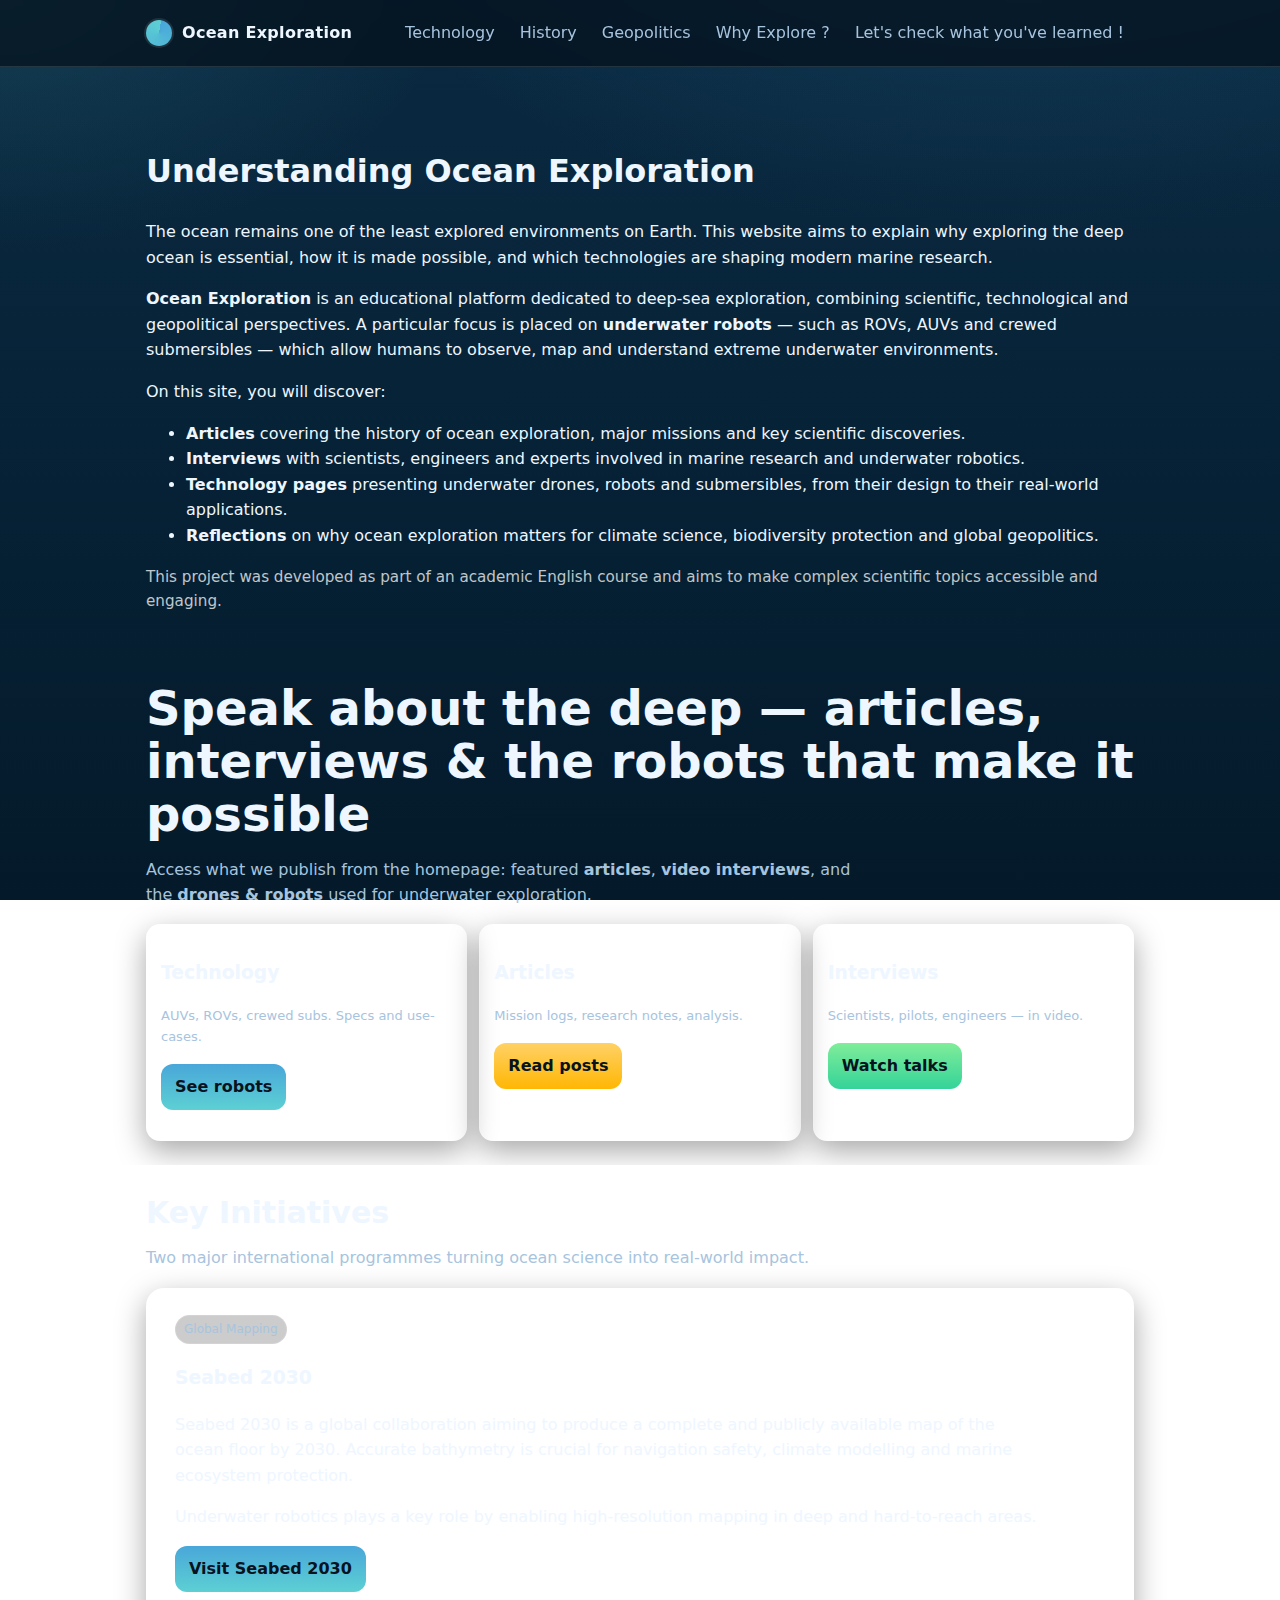
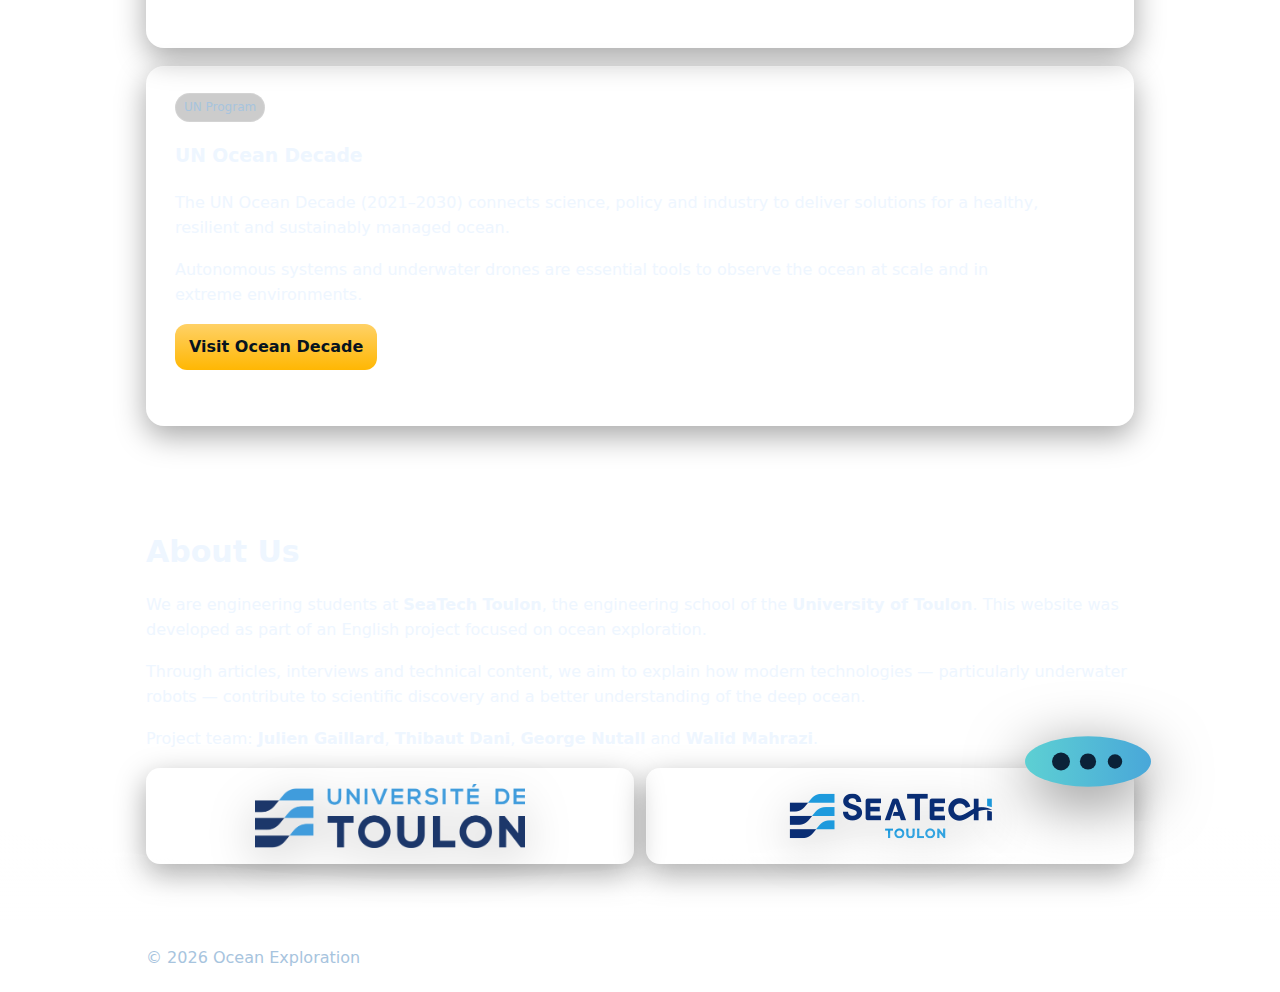
<file: index.html>
<!DOCTYPE html>
<html lang="en">
<head>
<meta charset="utf-8" />
<meta name="viewport" content="width=device-width, initial-scale=1" />
<title>Ocean Exploration — Home</title>
<link rel="stylesheet" href="./styles.css" />
</head>

<body>

<header>
  <div class="wrap nav">
    <div class="brand">
      <div class="logo"></div>
      <span>Ocean Exploration</span>
    </div>
    <nav>
      <a href="./pages/technology.html">Technology</a>
      <a href="./pages/articles.html">History</a>
      <a href="./pages/interviews.html">Geopolitics</a>
      <a href="./pages/games.html">Why Explore ?</a>
      <a href="./pages/about.html">Let's check what you've learned !</a>
    </nav>
  </div>
</header>

<main style="position:relative; overflow:hidden">

  <!-- ================= INTRODUCTION ================= -->
  <section class="intro">
    <div class="wrap">
      <h1>Understanding Ocean Exploration</h1>

      <p class="lead">
        The ocean remains one of the least explored environments on Earth.
        This website aims to explain why exploring the deep ocean is essential,
        how it is made possible, and which technologies are shaping modern marine research.
      </p>

      <p>
        <strong>Ocean Exploration</strong> is an educational platform dedicated to deep-sea exploration,
        combining scientific, technological and geopolitical perspectives.
        A particular focus is placed on <strong>underwater robots</strong> —
        such as ROVs, AUVs and crewed submersibles — which allow humans to observe,
        map and understand extreme underwater environments.
      </p>

      <p>On this site, you will discover:</p>

      <ul class="intro-list">
        <li>
          <strong>Articles</strong> covering the history of ocean exploration,
          major missions and key scientific discoveries.
        </li>
        <li>
          <strong>Interviews</strong> with scientists, engineers and experts involved in marine research
          and underwater robotics.
        </li>
        <li>
          <strong>Technology pages</strong> presenting underwater drones, robots and submersibles,
          from their design to their real-world applications.
        </li>
        <li>
          <strong>Reflections</strong> on why ocean exploration matters for climate science,
          biodiversity protection and global geopolitics.
        </li>
      </ul>

      <p class="note">
        This project was developed as part of an academic English course
        and aims to make complex scientific topics accessible and engaging.
      </p>
    </div>
  </section>

  <!-- ================= HERO ================= -->
  <section class="hero">
    <div class="wrap">
      <h1>Speak about the deep — articles, interviews & the robots that make it possible</h1>
      <p class="lead">
        Access what we publish from the homepage: featured <strong>articles</strong>,
        <strong>video interviews</strong>, and the <strong>drones & robots</strong>
        used for underwater exploration.
      </p>

      <div class="grid cols-3">
        <div class="card">
          <h3>Technology</h3>
          <p class="meta">AUVs, ROVs, crewed subs. Specs and use-cases.</p>
          <p><a class="btn" href="./pages/technology.html">See robots</a></p>
        </div>

        <div class="card">
          <h3>Articles</h3>
          <p class="meta">Mission logs, research notes, analysis.</p>
          <p><a class="btn alt" href="./pages/articles.html">Read posts</a></p>
        </div>

        <div class="card">
          <h3>Interviews</h3>
          <p class="meta">Scientists, pilots, engineers — in video.</p>
          <p><a class="btn green" href="./pages/interviews.html">Watch talks</a></p>
        </div>
      </div>
    </div>
  </section>

  <!-- ================= KEY INITIATIVES ================= -->
  <section>
    <div class="wrap">
      <h2>Key Initiatives</h2>
      <p class="sub">
        Two major international programmes turning ocean science into real-world impact.
      </p>

      <!-- Seabed 2030 -->
      <div class="initiative">
        <div class="initiative__preview">
          <iframe class="initiative__frame"
                  src="https://seabed2030.org/"
                  title="Seabed 2030 preview"
                  loading="lazy"></iframe>

          <div class="initiative__overlay">
            <span class="tag">Global Mapping</span>
            <h3>Seabed 2030</h3>
            <p>
              Seabed 2030 is a global collaboration aiming to produce a complete
              and publicly available map of the ocean floor by 2030.
              Accurate bathymetry is crucial for navigation safety, climate modelling
              and marine ecosystem protection.
            </p>
            <p>
              Underwater robotics plays a key role by enabling high-resolution mapping
              in deep and hard-to-reach areas.
            </p>
            <p>
              <a class="btn" href="https://seabed2030.org/" target="_blank" rel="noopener noreferrer">
                Visit Seabed 2030
              </a>
            </p>
          </div>
        </div>
      </div>

      <!-- Ocean Decade -->
      <div class="initiative">
        <div class="initiative__preview">
          <iframe class="initiative__frame"
                  src="https://oceandecade.org/"
                  title="UN Ocean Decade preview"
                  loading="lazy"></iframe>

          <div class="initiative__overlay">
            <span class="tag">UN Program</span>
            <h3>UN Ocean Decade</h3>
            <p>
              The UN Ocean Decade (2021–2030) connects science, policy and industry
              to deliver solutions for a healthy, resilient and sustainably managed ocean.
            </p>
            <p>
              Autonomous systems and underwater drones are essential tools
              to observe the ocean at scale and in extreme environments.
            </p>
            <p>
              <a class="btn alt" href="https://oceandecade.org/" target="_blank" rel="noopener noreferrer">
                Visit Ocean Decade
              </a>
            </p>
          </div>
        </div>
      </div>

      <p class="note">
        If a preview appears blank, the external website may block embedding.
        The buttons above always open the official websites.
      </p>
    </div>
  </section>

  <!-- ================= ABOUT US ================= -->
  <section>
    <div class="wrap">
      <h2>About Us</h2>

      <p class="lead">
        We are engineering students at <strong>SeaTech Toulon</strong>,
        the engineering school of the <strong>University of Toulon</strong>.
        This website was developed as part of an English project focused on ocean exploration.
      </p>

      <p>
        Through articles, interviews and technical content, we aim to explain how
        modern technologies — particularly underwater robots —
        contribute to scientific discovery and a better understanding of the deep ocean.
      </p>

      <p>
        Project team:
        <strong>Julien Gaillard</strong>,
        <strong>Thibaut Dani</strong>,
        <strong>George Nutall</strong> and
        <strong>Walid Mahrazi</strong>.
      </p>

      <div class="logos">
        <figure class="logo-card">
          <img src="./Univ.png" alt="University of Toulon logo" class="logo-img univ" />
        </figure>
        <figure class="logo-card">
          <img src="./seatech.png" alt="SeaTech Toulon logo" class="logo-img seatech" />
        </figure>
      </div>
    </div>
  </section>

  <!-- ================= DECOR ================= -->
  <svg class="ocean-scene" viewBox="0 0 1440 220" preserveAspectRatio="none" aria-hidden="true">
    <defs>
      <linearGradient id="waveG" x1="0" x2="0" y1="0" y2="1">
        <stop offset="0%" stop-color="rgba(255,255,255,.12)"/>
        <stop offset="100%" stop-color="rgba(255,255,255,.02)"/>
      </linearGradient>
    </defs>
    <path fill="url(#waveG)"
          d="M0,128L60,138.7C120,149,240,171,360,176C480,181,600,171,720,154.7C840,139,960,117,1080,117.3C1200,117,1320,139,1380,149.3L1440,160L1440,220L0,220Z"/>
  </svg>

  <svg class="submarine" viewBox="0 0 200 100" aria-hidden="true">
    <defs>
      <linearGradient id="subG" x1="0" x2="1">
        <stop offset="0%" stop-color="#5dd0d3"/>
        <stop offset="100%" stop-color="#49a7d9"/>
      </linearGradient>
    </defs>
    <ellipse cx="100" cy="55" rx="70" ry="28" fill="url(#subG)"/>
    <circle cx="70" cy="55" r="10" fill="#0b2238"/>
    <circle cx="100" cy="55" r="9" fill="#0b2238"/>
    <circle cx="130" cy="55" r="8" fill="#0b2238"/>
  </svg>

</main>

<footer class="footer">
  <div class="wrap">© <span id="year"></span> Ocean Exploration</div>
</footer>

<script src="./script.js"></script>
</body>
</html>
</file>
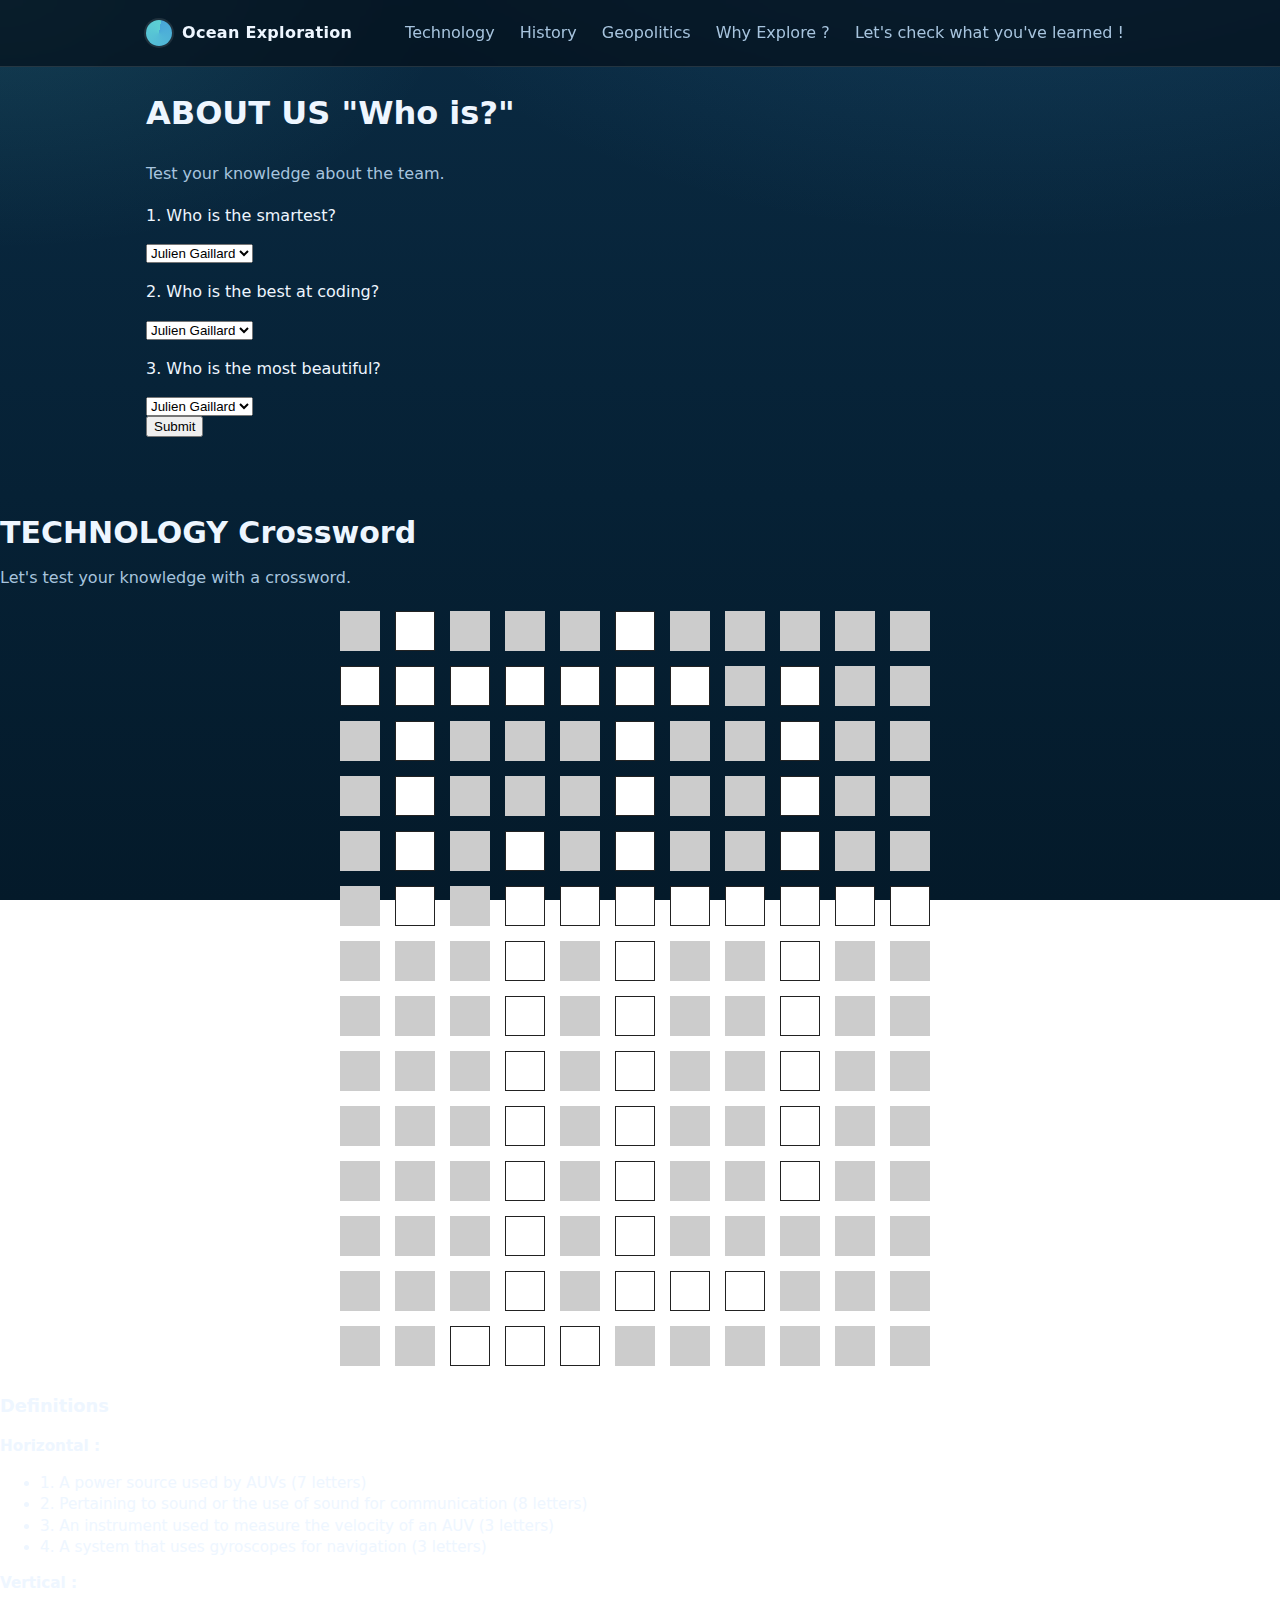
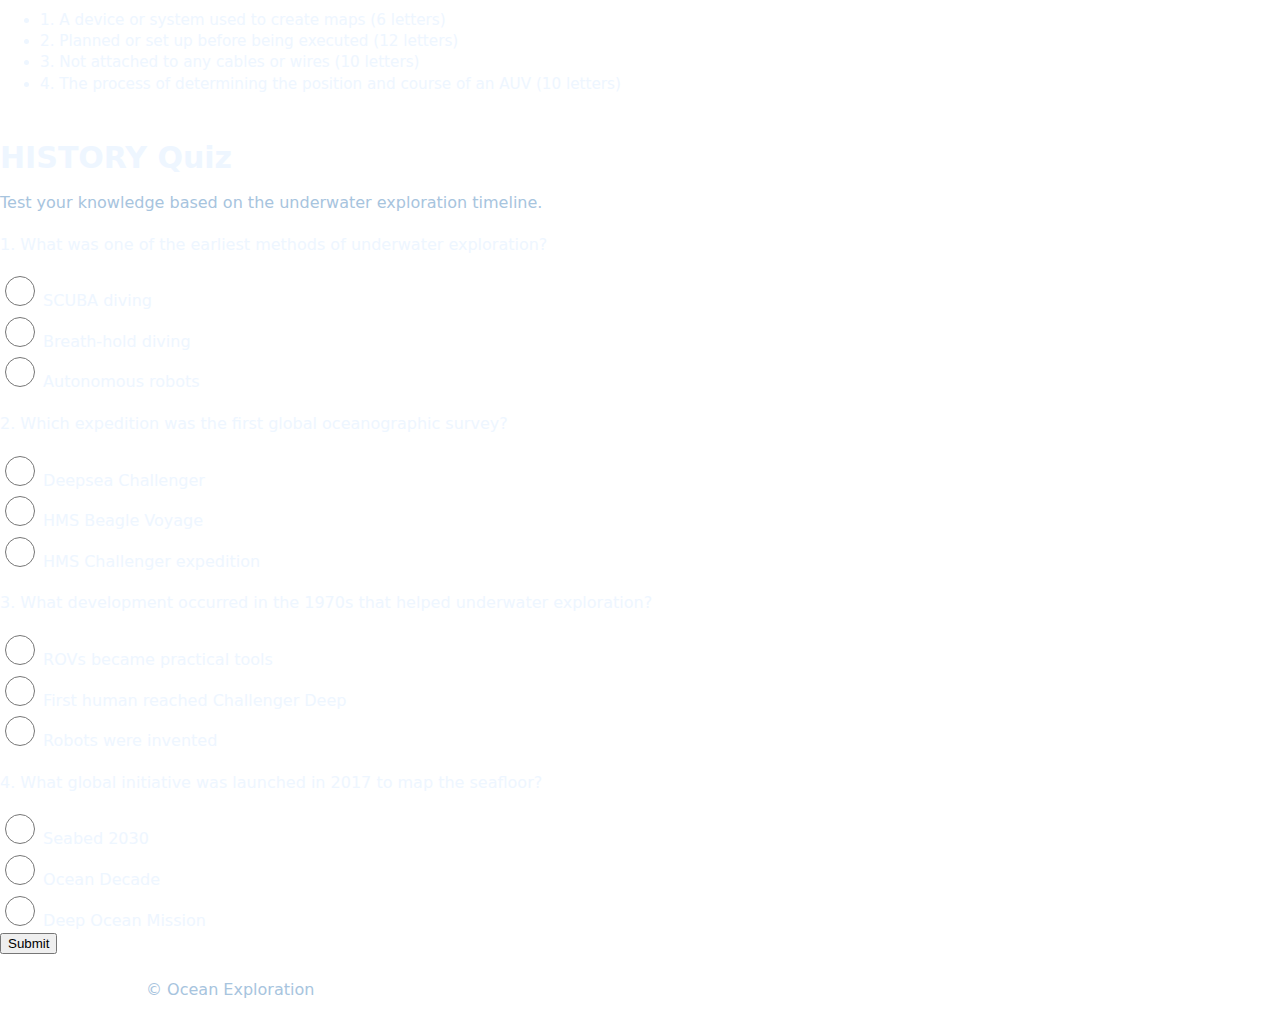
<file: pages/about.html>
<html lang="en">
<head>
<meta charset="utf-8" />
<meta name="viewport" content="width=device-width, initial-scale=1" />
<title>Let's check what you've learned ! — Ocean Exploration</title>
<link rel="stylesheet" href="../styles.css" />
</head>
<body>
<header>
<div class="wrap nav">
<div class="brand"><div class="logo"></div><a href="../index.html">Ocean Exploration</a></div>
<nav>
<a href="./technology.html">Technology</a>
<a href="./articles.html">History</a>
<a href="./interviews.html">Geopolitics</a>
<a href="./games.html">Why Explore ?</a>
<a href="./about.html">Let's check what you've learned !</a>
</nav>
</div>
</header>

<section class="wrap">
    <h1>ABOUT US "Who is?"</h1>
    <p class="sub">Test your knowledge about the team.</p>

    <!-- Question 1 -->
    <div class="question">
        <p>1. Who is the smartest?</p>
        <select id="q1">
            <option value="Julien Gaillard">Julien Gaillard</option>
            <option value="George Nuttal">George Nuttal</option>
            <option value="Thibaut Dani">Thibaut Dani</option>
            <option value="Walid Mahrazi">Walid Mahrazi</option>
        </select>
    </div>

    <!-- Question 2 -->
    <div class="question">
        <p>2. Who is the best at coding?</p>
        <select id="q2">
            <option value="Julien Gaillard">Julien Gaillard</option>
            <option value="George Nuttal">George Nuttal</option>
            <option value="Thibaut Dani">Thibaut Dani</option>
            <option value="Walid Mahrazi">Walid Mahrazi</option>
        </select>
    </div>

    <!-- Question 3 -->
    <div class="question">
        <p>3. Who is the most beautiful?</p>
        <select id="q3">
            <option value="Julien Gaillard">Julien Gaillard</option>
            <option value="George Nuttal">George Nuttal</option>
            <option value="Thibaut Dani">Thibaut Dani</option>
            <option value="Walid Mahrazi">Walid Mahrazi</option>
        </select>
    </div>
    
    <!-- Submit and result -->
    <button onclick="checkAboutUsQuiz()">Submit</button>
    <div id="quizResult"></div>
</section>

       <!-- 🔹 Mots croisés interactifs -->
    <section class="crossword">
        <h2>TECHNOLOGY Crossword </h2>
        <p class="sub">Let's test your knowledge with a crossword.</p>

        <!-- Grille de mots croisés -->
        <div class="crossword-grid">
    <!-- Ligne 1 -->
    <div class="cell empty"></div> <!-- Case vide -->
    <div class="cell"><input maxlength="1" id="cell1" /></div>
    <div class="cell empty"></div> <!-- Case vide -->
    <div class="cell empty"></div> <!-- Case vide -->
    <div class="cell empty"></div> <!-- Case vide -->
    <div class="cell"><input maxlength="1" id="cell2" /></div>
    <div class="cell empty"></div> <!-- Case vide -->
    <div class="cell empty"></div> <!-- Case vide -->
    <div class="cell empty"></div> <!-- Case vide -->
    <div class="cell empty"></div> <!-- Case vide -->
    <div class="cell empty"></div> <!-- Case vide -->

    <!-- Ligne 2 -->
    <div class="cell"><input maxlength="1" id="cell3" /></div>
    <div class="cell"><input maxlength="1" id="cell4" /></div>
    <div class="cell"><input maxlength="1" id="cell5" /></div>
    <div class="cell"><input maxlength="1" id="cell6" /></div>
    <div class="cell"><input maxlength="1" id="cell7" /></div>
    <div class="cell"><input maxlength="1" id="cell8" /></div>
    <div class="cell"><input maxlength="1" id="cell9" /></div>
    <div class="cell empty"></div> <!-- Case vide -->
    <div class="cell"><input maxlength="1" id="cell10" /></div>
    <div class="cell empty"></div> <!-- Case vide -->
    <div class="cell empty"></div> <!-- Case vide -->

    <!-- Ligne 3 -->
    <div class="cell empty"></div> <!-- Case vide -->
    <div class="cell"><input maxlength="1" id="cell11" /></div>
    <div class="cell empty"></div> <!-- Case vide -->
    <div class="cell empty"></div> <!-- Case vide -->
    <div class="cell empty"></div> <!-- Case vide -->
    <div class="cell"><input maxlength="1" id="cell12" /></div>
    <div class="cell empty"></div> <!-- Case vide -->
    <div class="cell empty"></div> <!-- Case vide -->
    <div class="cell"><input maxlength="1" id="cell13" /></div>
    <div class="cell empty"></div> <!-- Case vide -->
    <div class="cell empty"></div> <!-- Case vide -->

    <!-- Ligne 4 -->
    <div class="cell empty"></div> <!-- Case vide -->
    <div class="cell"><input maxlength="1" id="cell14" /></div>
    <div class="cell empty"></div> <!-- Case vide -->
    <div class="cell empty"></div> <!-- Case vide -->
    <div class="cell empty"></div> <!-- Case vide -->
    <div class="cell"><input maxlength="1" id="cell15" /></div>
    <div class="cell empty"></div> <!-- Case vide -->
    <div class="cell empty"></div> <!-- Case vide -->
    <div class="cell"><input maxlength="1" id="cell16" /></div>
    <div class="cell empty"></div> <!-- Case vide -->
    <div class="cell empty"></div> <!-- Case vide -->

    <!-- Ligne 5 -->
    <div class="cell empty"></div> <!-- Case vide -->
    <div class="cell"><input maxlength="1" id="cell17" /></div>
    <div class="cell empty"></div> <!-- Case vide -->
    <div class="cell"><input maxlength="1" id="cell18" /></div>
    <div class="cell empty"></div> <!-- Case vide -->
    <div class="cell"><input maxlength="1" id="cell19" /></div>
    <div class="cell empty"></div> <!-- Case vide -->
    <div class="cell empty"></div> <!-- Case vide -->
    <div class="cell"><input maxlength="1" id="cell20" /></div>
    <div class="cell empty"></div> <!-- Case vide -->
    <div class="cell empty"></div> <!-- Case vide -->

    <!-- Ligne 6 -->
    <div class="cell empty"></div> <!-- Case vide -->
    <div class="cell"><input maxlength="1" id="cell21" /></div>
    <div class="cell empty"></div> <!-- Case vide -->
    <div class="cell"><input maxlength="1" id="cell22" /></div>
    <div class="cell"><input maxlength="1" id="cell23" /></div>
    <div class="cell"><input maxlength="1" id="cell24" /></div>
    <div class="cell"><input maxlength="1" id="cell25" /></div>
    <div class="cell"><input maxlength="1" id="cell26" /></div>
    <div class="cell"><input maxlength="1" id="cell27" /></div>
    <div class="cell"><input maxlength="1" id="cell28" /></div>
    <div class="cell"><input maxlength="1" id="cell29" /></div>

    <!-- Ligne 7 -->
    <div class="cell empty"></div> <!-- Case vide -->
    <div class="cell empty"></div> <!-- Case vide -->
    <div class="cell empty"></div> <!-- Case vide -->
    <div class="cell"><input maxlength="1" id="cell30" /></div>
    <div class="cell empty"></div> <!-- Case vide -->
    <div class="cell"><input maxlength="1" id="cell31" /></div>
    <div class="cell empty"></div> <!-- Case vide -->
    <div class="cell empty"></div> <!-- Case vide -->
    <div class="cell"><input maxlength="1" id="cell32" /></div>
    <div class="cell empty"></div> <!-- Case vide -->
    <div class="cell empty"></div> <!-- Case vide -->

    <!-- Ligne 8 -->
    <div class="cell empty"></div> <!-- Case vide -->
    <div class="cell empty"></div> <!-- Case vide -->
    <div class="cell empty"></div> <!-- Case vide -->
    <div class="cell"><input maxlength="1" id="cell33" /></div>
    <div class="cell empty"></div> <!-- Case vide -->
    <div class="cell"><input maxlength="1" id="cell34" /></div>
    <div class="cell empty"></div> <!-- Case vide -->
    <div class="cell empty"></div> <!-- Case vide -->
    <div class="cell"><input maxlength="1" id="cell35" /></div>
    <div class="cell empty"></div> <!-- Case vide -->
    <div class="cell empty"></div> <!-- Case vide -->

    <!-- Ligne 9 -->
    <div class="cell empty"></div> <!-- Case vide -->
    <div class="cell empty"></div> <!-- Case vide -->
    <div class="cell empty"></div> <!-- Case vide -->
    <div class="cell"><input maxlength="1" id="cell36" /></div>
    <div class="cell empty"></div> <!-- Case vide -->
    <div class="cell"><input maxlength="1" id="cell37" /></div>
    <div class="cell empty"></div> <!-- Case vide -->
    <div class="cell empty"></div> <!-- Case vide -->
    <div class="cell"><input maxlength="1" id="cell38" /></div>
    <div class="cell empty"></div> <!-- Case vide -->
    <div class="cell empty"></div> <!-- Case vide -->
            
    <!-- Ligne 10 -->
    <div class="cell empty"></div> <!-- Case vide -->
    <div class="cell empty"></div> <!-- Case vide -->
    <div class="cell empty"></div> <!-- Case vide -->
    <div class="cell"><input maxlength="1" id="cell39" /></div>
    <div class="cell empty"></div> <!-- Case vide -->
    <div class="cell"><input maxlength="1" id="cell40" /></div>
    <div class="cell empty"></div> <!-- Case vide -->
    <div class="cell empty"></div> <!-- Case vide -->
    <div class="cell"><input maxlength="1" id="cell41" /></div>
    <div class="cell empty"></div> <!-- Case vide -->
    <div class="cell empty"></div> <!-- Case vide -->

    <!-- Ligne 11 -->
    <div class="cell empty"></div> <!-- Case vide -->
    <div class="cell empty"></div> <!-- Case vide -->
    <div class="cell empty"></div> <!-- Case vide -->
    <div class="cell"><input maxlength="1" id="cell42" /></div>
    <div class="cell empty"></div> <!-- Case vide -->
    <div class="cell"><input maxlength="1" id="cell43" /></div>
    <div class="cell empty"></div> <!-- Case vide -->
    <div class="cell empty"></div> <!-- Case vide -->
    <div class="cell"><input maxlength="1" id="cell44" /></div>
    <div class="cell empty"></div> <!-- Case vide -->
    <div class="cell empty"></div> <!-- Case vide -->

    <!-- Ligne 12 -->
    <div class="cell empty"></div> <!-- Case vide -->
    <div class="cell empty"></div> <!-- Case vide -->
    <div class="cell empty"></div> <!-- Case vide -->
    <div class="cell"><input maxlength="1" id="cell45" /></div>
    <div class="cell empty"></div> <!-- Case vide -->
    <div class="cell"><input maxlength="1" id="cell46" /></div>
    <div class="cell empty"></div> <!-- Case vide -->
    <div class="cell empty"></div> <!-- Case vide -->
    <div class="cell empty"></div> <!-- Case vide -->
    <div class="cell empty"></div> <!-- Case vide -->
    <div class="cell empty"></div> <!-- Case vide -->

    <!-- Ligne 13 -->
    <div class="cell empty"></div> <!-- Case vide -->
    <div class="cell empty"></div> <!-- Case vide -->
    <div class="cell empty"></div> <!-- Case vide -->
    <div class="cell"><input maxlength="1" id="cell47" /></div>
    <div class="cell empty"></div> <!-- Case vide -->
    <div class="cell"><input maxlength="1" id="cell48" /></div>
    <div class="cell"><input maxlength="1" id="cell49" /></div>
    <div class="cell"><input maxlength="1" id="cell50" /></div>
    <div class="cell empty"></div> <!-- Case vide -->
    <div class="cell empty"></div> <!-- Case vide -->
    <div class="cell empty"></div> <!-- Case vide -->

    <!-- Ligne 14 -->
    <div class="cell empty"></div> <!-- Case vide -->
    <div class="cell empty"></div> <!-- Case vide -->
    <div class="cell"><input maxlength="1" id="cell51" /></div>
    <div class="cell"><input maxlength="1" id="cell52" /></div>
    <div class="cell"><input maxlength="1" id="cell53" /></div>
    <div class="cell empty"></div> <!-- Case vide -->
    <div class="cell empty"></div> <!-- Case vide -->
    <div class="cell empty"></div> <!-- Case vide -->
    <div class="cell empty"></div> <!-- Case vide -->
    <div class="cell empty"></div> <!-- Case vide -->
    <div class="cell empty"></div> <!-- Case vide -->
        </div>

        <!-- Indices -->
        <div class="crossword-clues">
            <h3>Definitions</h3>
            <p><strong>Horizontal :</strong></p>
            <ul>
                <li>1. A power source used by AUVs (7 letters)</li>
                <li>2. Pertaining to sound or the use of sound for communication (8 letters)</li>
                <li>3. An instrument used to measure the velocity of an AUV (3 letters)</li>
                <li>4. A system that uses gyroscopes for navigation (3 letters)</li>
            </ul>
            <p><strong>Vertical :</strong></p>
            <ul>
                <li>1. A device or system used to create maps (6 letters)</li>
                <li>2. Planned or set up before being executed (12 letters)</li>
                <li>3. Not attached to any cables or wires (10 letters)</li>
                <li>4. The process of determining the position and course of an AUV (10 letters)</li>
            </ul>
        </div>
    </section>

    <section="quiz-section">
    <h2>HISTORY Quiz</h2>
    <p class="sub">Test your knowledge based on the underwater exploration timeline.</p>

     <!-- Question 1 -->
    <div class="question">
        <p>1. What was one of the earliest methods of underwater exploration?</p>
        <label><input type="radio" name="q1" value="A"> SCUBA diving</label><br>
        <label><input type="radio" name="q1" value="B"> Breath-hold diving</label><br>
        <label><input type="radio" name="q1" value="C"> Autonomous robots</label><br>
    </div>

    <!-- Question 2 -->
    <div class="question">
        <p>2. Which expedition was the first global oceanographic survey?</p>
        <label><input type="radio" name="q2" value="A"> Deepsea Challenger</label><br>
        <label><input type="radio" name="q2" value="B"> HMS Beagle Voyage</label><br>
        <label><input type="radio" name="q2" value="C"> HMS Challenger expedition</label><br>
    </div>

    <!-- Question 3 -->
    <div class="question">
        <p>3. What development occurred in the 1970s that helped underwater exploration?</p>
        <label><input type="radio" name="q3" value="A"> ROVs became practical tools</label><br>
        <label><input type="radio" name="q3" value="B"> First human reached Challenger Deep</label><br>
        <label><input type="radio" name="q3" value="C"> Robots were invented</label><br>
    </div>

    <!-- Question 4 -->
    <div class="question">
        <p>4. What global initiative was launched in 2017 to map the seafloor?</p>
        <label><input type="radio" name="q4" value="A"> Seabed 2030</label><br>
        <label><input type="radio" name="q4" value="B"> Ocean Decade</label><br>
        <label><input type="radio" name="q4" value="C"> Deep Ocean Mission</label><br>
    </div>

    <!-- Submit and result -->
    <button onclick="checkHistoryQuiz()">Submit</button>
    <div id="quizResultHistory"></div>  <!-- Résultat spécifique à ce quiz -->

</section>

<footer class="footer"><div class="wrap">© <span id="year"></span> Ocean Exploration</div></footer>
<script src="scriptgames.js"></script>
</body>
</html>
</file>
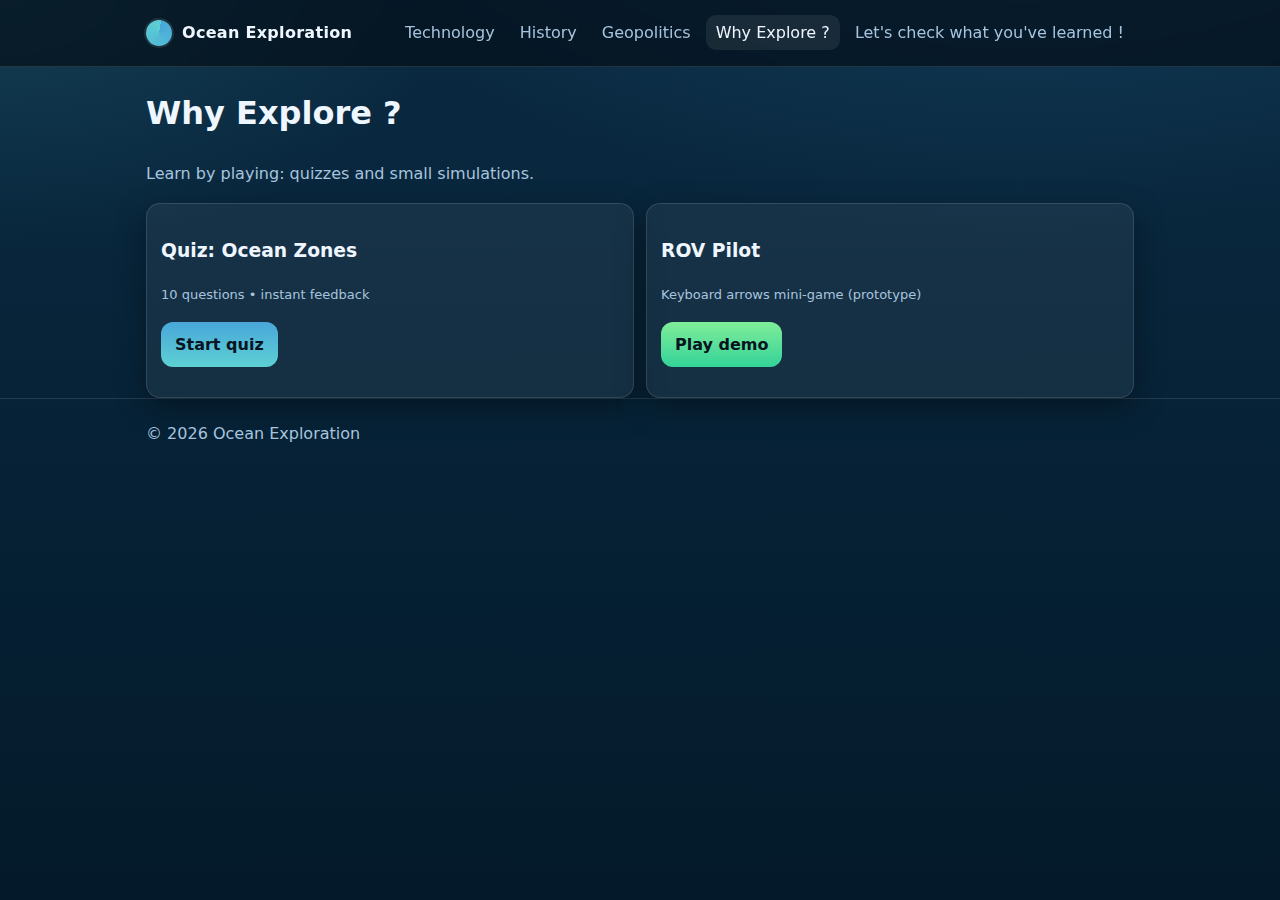
<file: pages/games.html>
<html lang="en">
<title>Why Explore ? — Ocean Exploration</title>
<link rel="stylesheet" href="../styles.css" />
</head>
<body>
<header>
<div class="wrap nav">
<div class="brand"><div class="logo"></div><a href="../index.html">Ocean Exploration</a></div>
<nav>
<a href="./technology.html">Technology</a>
<a href="./articles.html">History</a>
<a href="./interviews.html">Geopolitics</a>
<a href="./games.html">Why Explore ?</a>
<a href="./about.html">Let's check what you've learned !</a>
</nav>
</div>
</header>


<main class="wrap">
<h1>Why Explore ?</h1>
<p class="sub">Learn by playing: quizzes and small simulations.</p>
<div class="grid cols-2">
<article class="card"><h3>Quiz: Ocean Zones</h3><p class="meta">10 questions • instant feedback</p><p><a class="btn" href="#">Start quiz</a></p></article>
<article class="card"><h3>ROV Pilot</h3><p class="meta">Keyboard arrows mini‑game (prototype)</p><p><a class="btn green" href="#">Play demo</a></p></article>
</div>
</main>


<footer class="footer"><div class="wrap">© <span id="year"></span> Ocean Exploration</div></footer>
<script src="../script.js"></script>
</body>
</html>
</file>
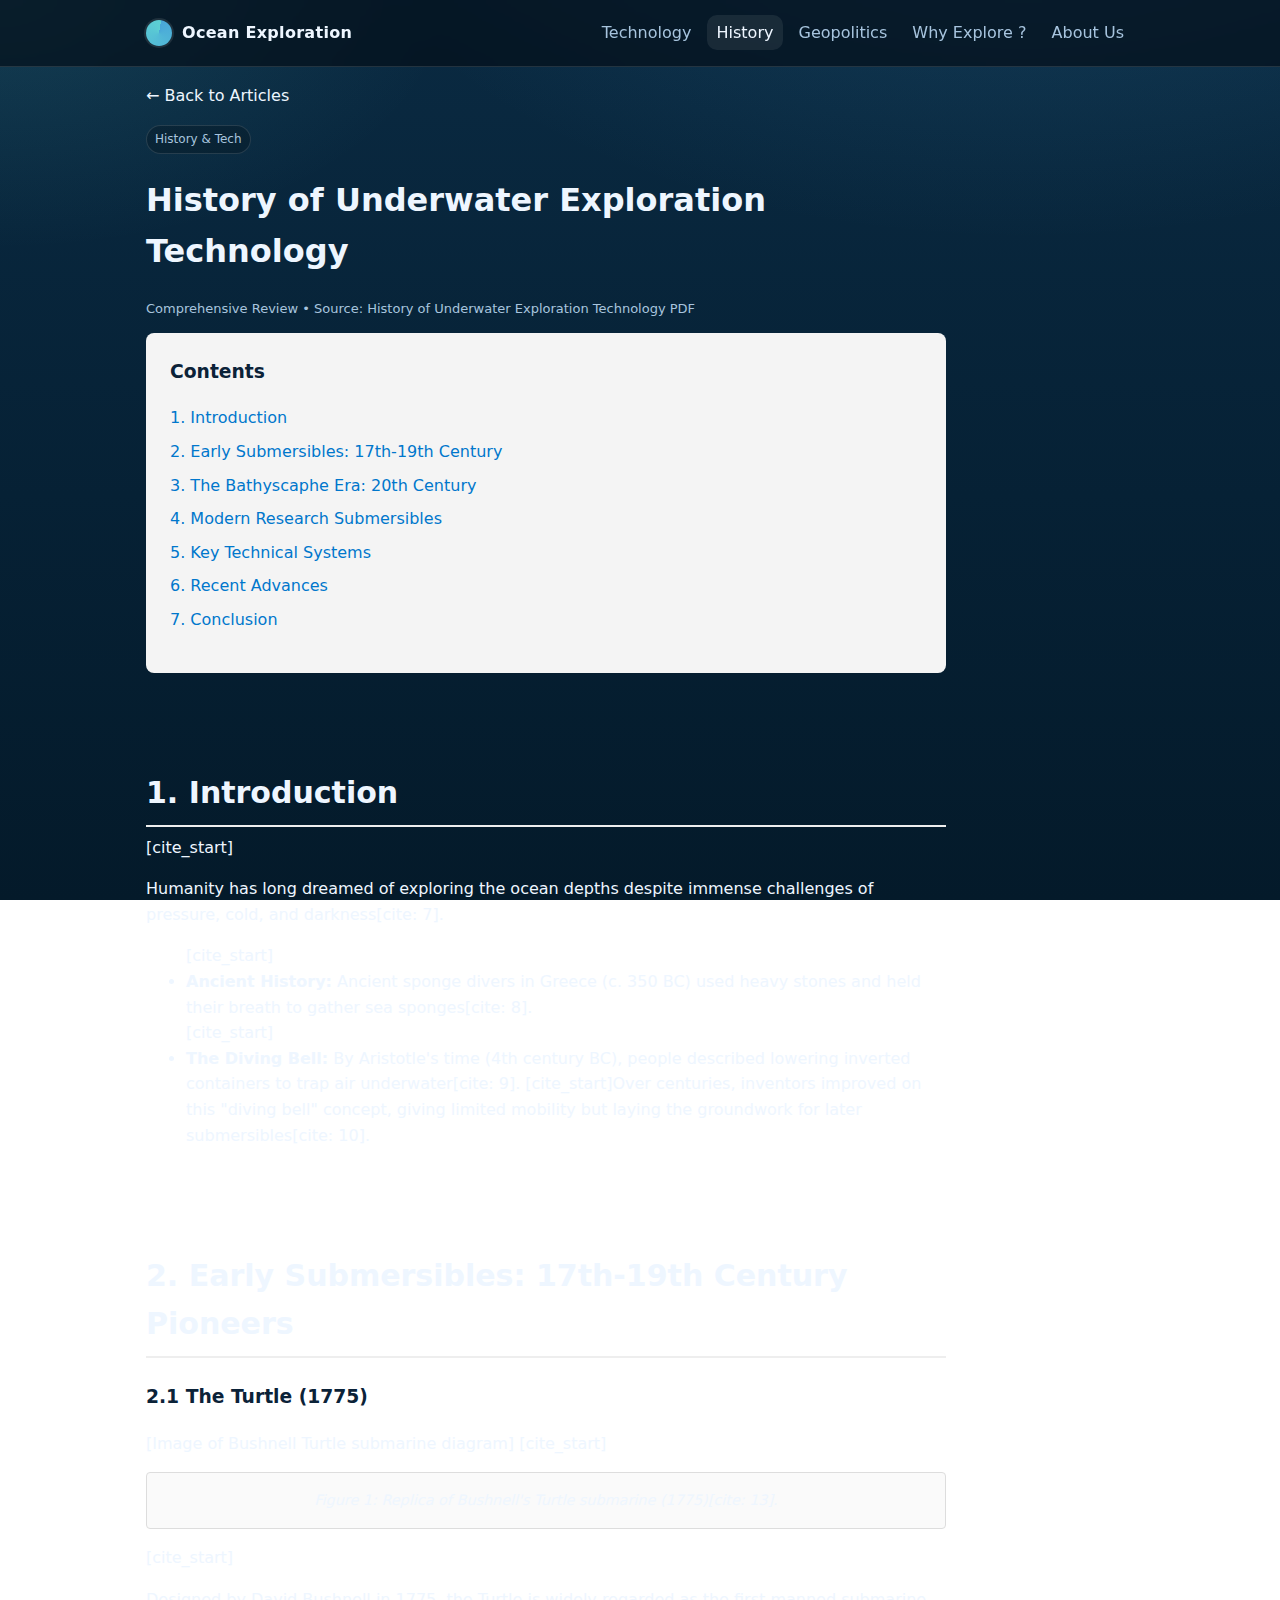
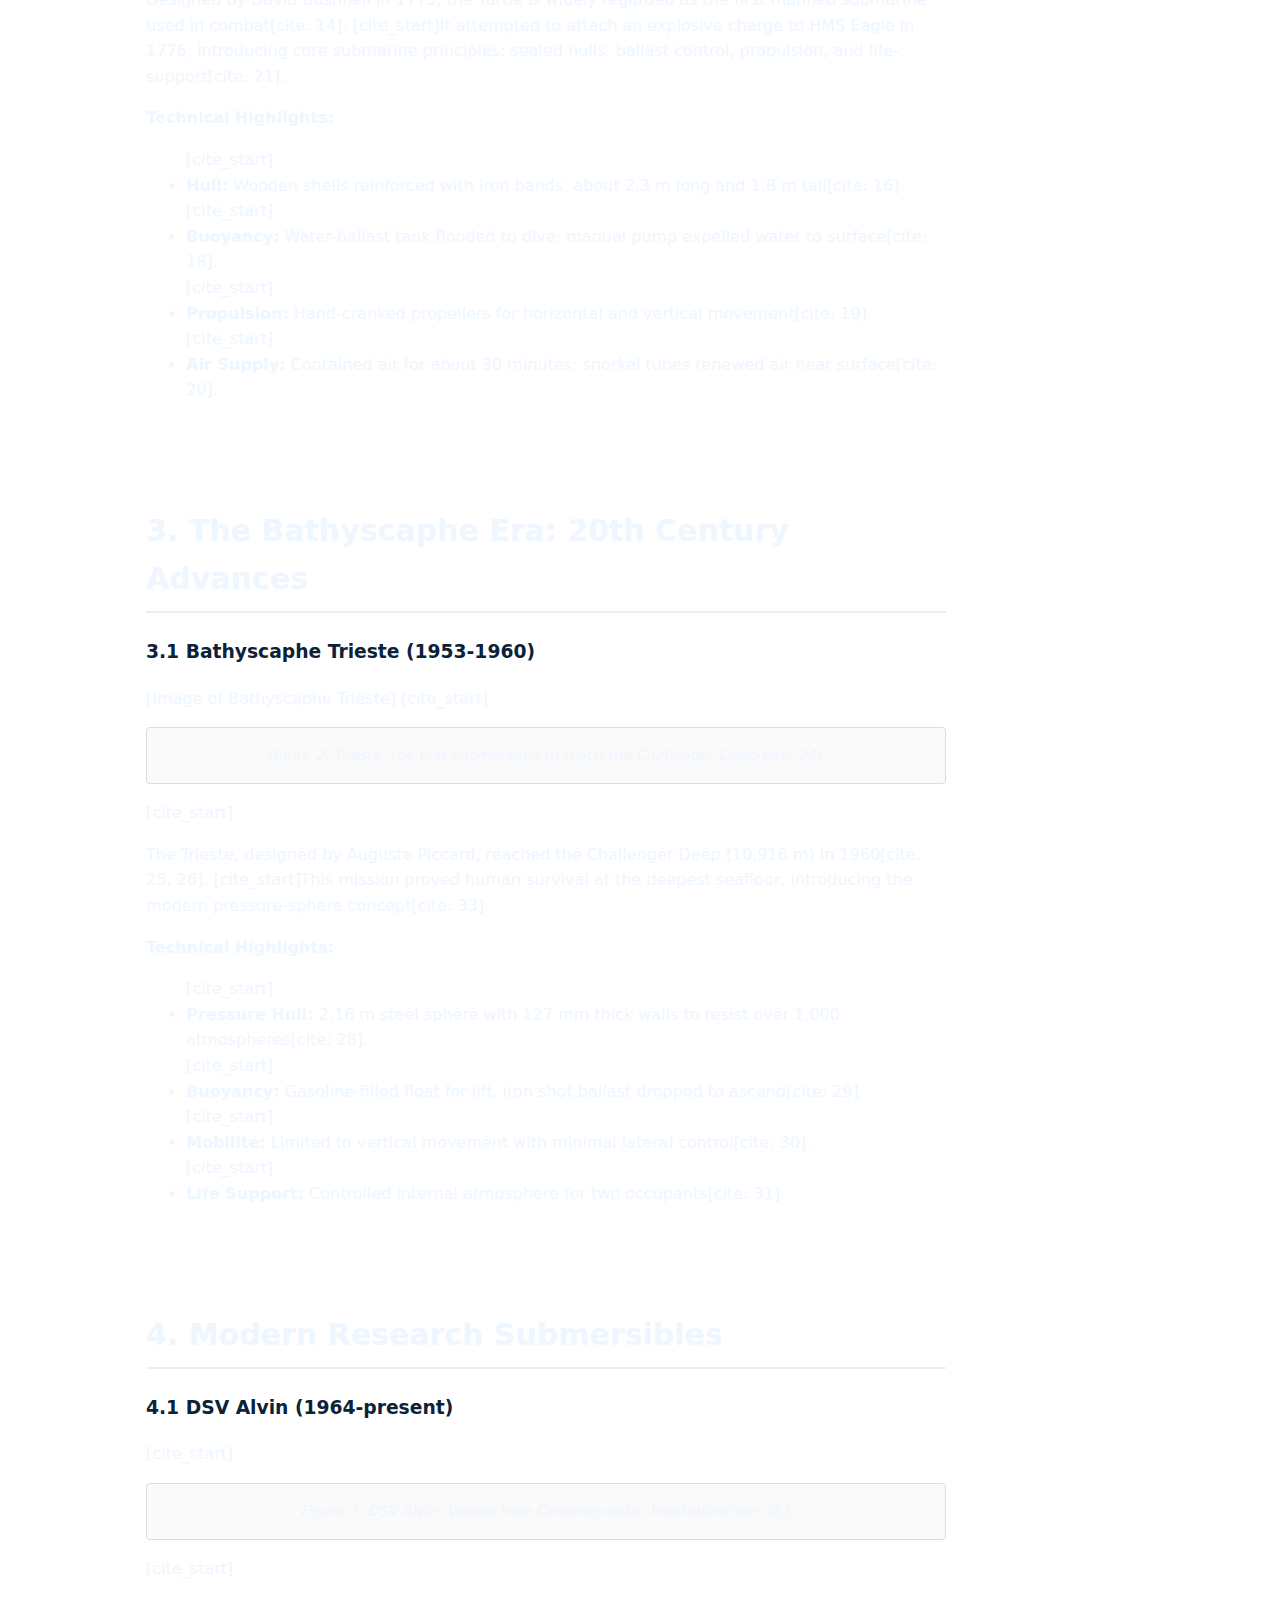
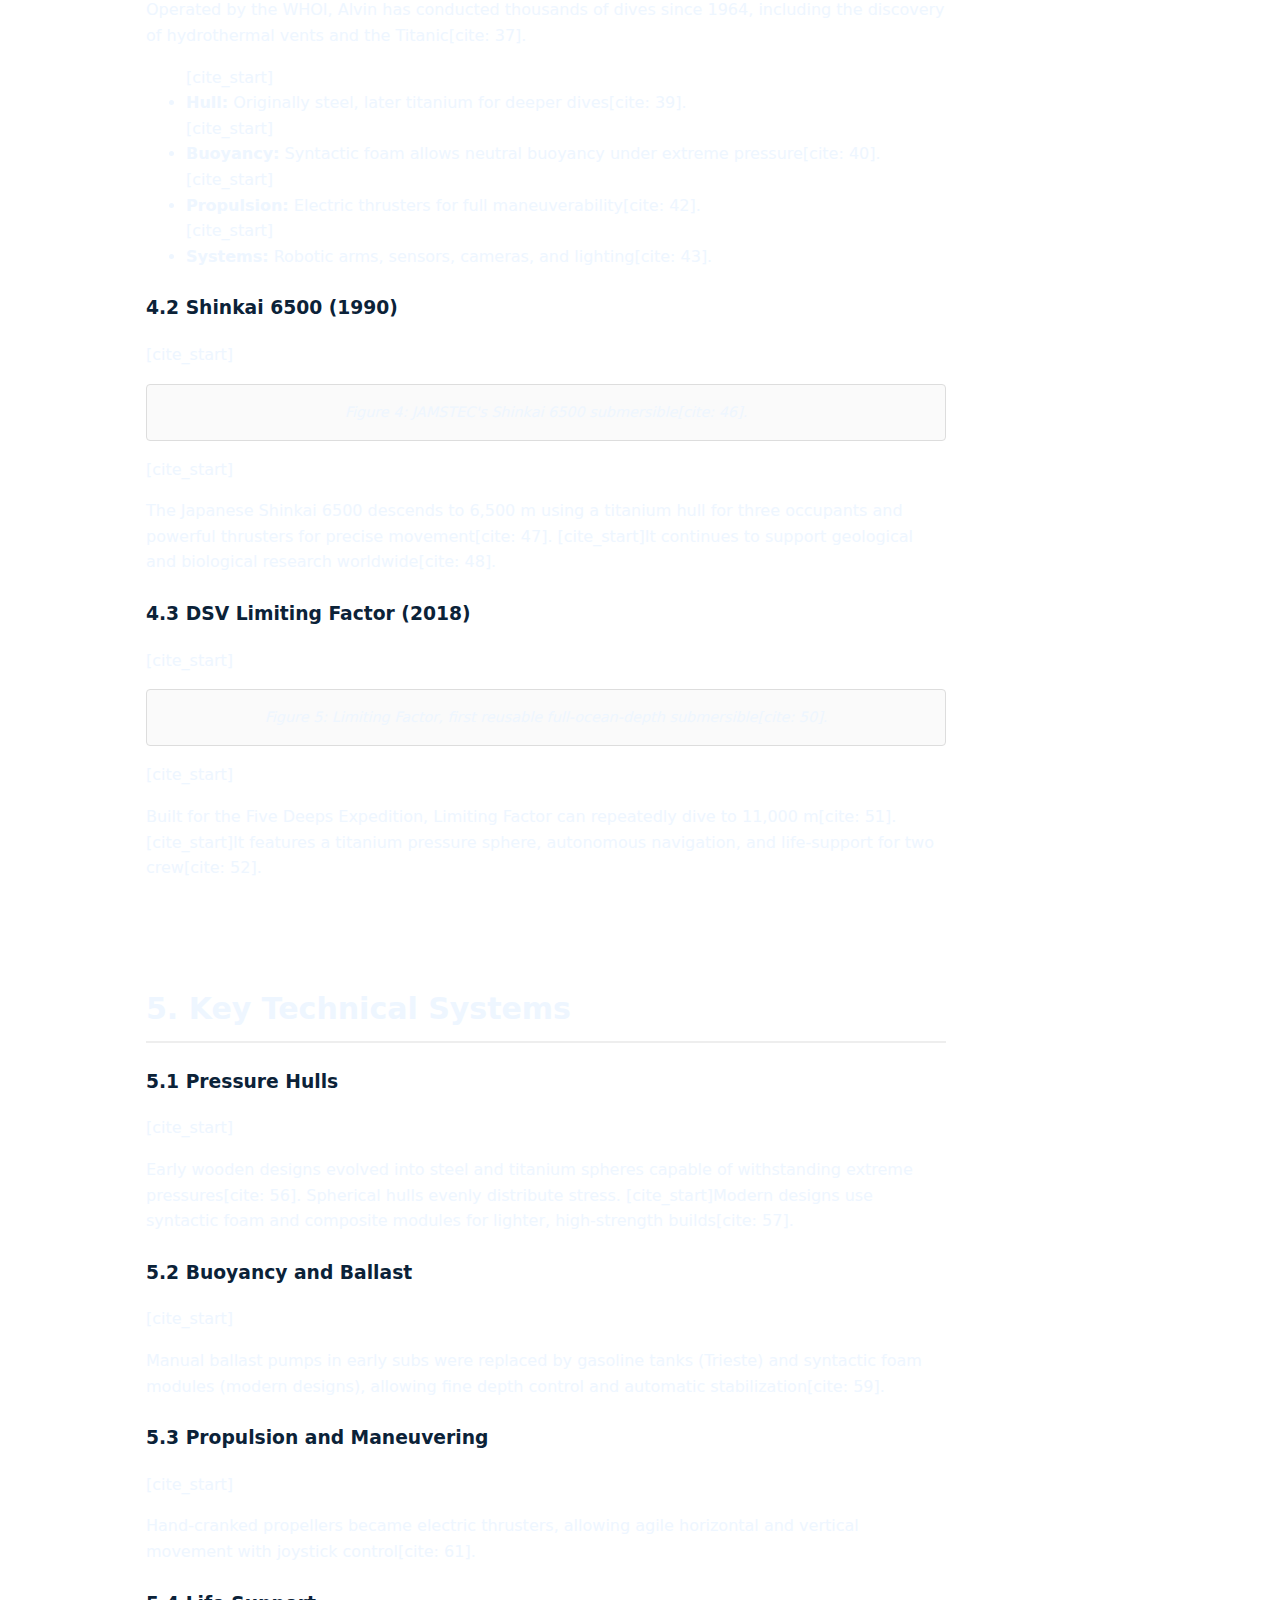
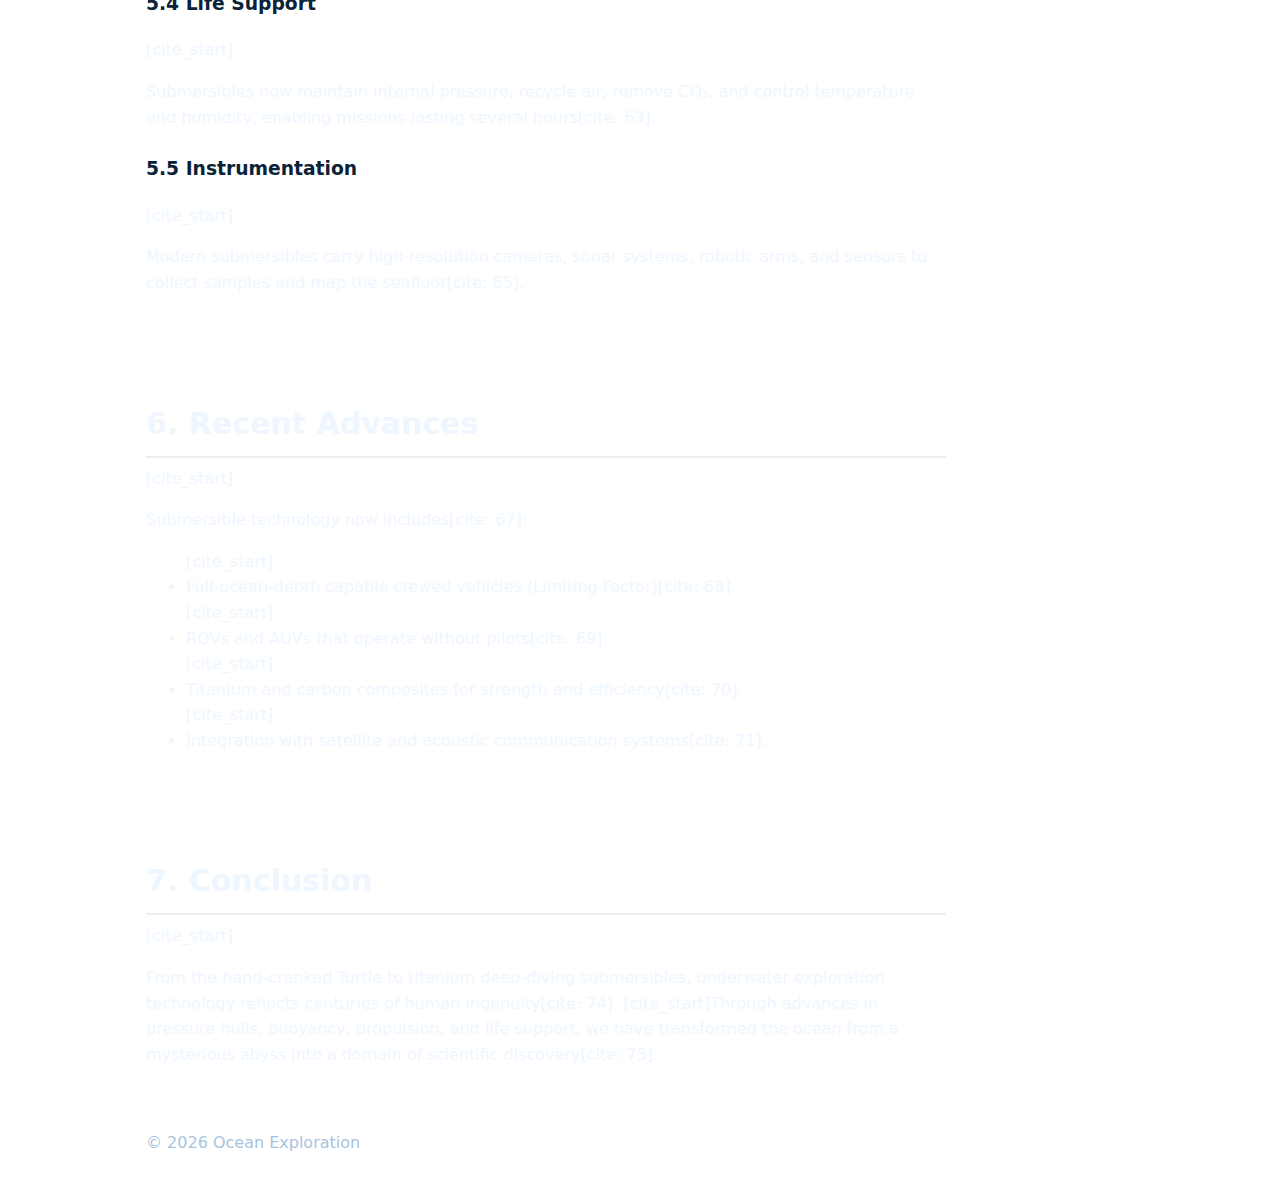
<file: pages/history-full.html>
<!DOCTYPE html>
<html lang="en">
<head>
  <meta charset="utf-8" />
  <meta name="viewport" content="width=device-width, initial-scale=1" />
  <title>History of Underwater Exploration Technology — Ocean Exploration</title>
  <link rel="stylesheet" href="../styles.css" />
  <style>
    /* Specific styles for the long-form article */
    article h2 { margin-top: 2.5rem; border-bottom: 2px solid #eee; padding-bottom: 0.5rem; }
    article h3 { margin-top: 1.5rem; color: #0b2238; }
    .toc { background: #f4f4f4; padding: 1.5rem; border-radius: 8px; margin-bottom: 2rem; }
    .toc h3 { margin-top: 0; }
    .toc ul { list-style: none; padding-left: 0; }
    .toc li { margin-bottom: 0.5rem; }
    .toc a { text-decoration: none; color: #0077cc; }
    .toc a:hover { text-decoration: underline; }
    .figure { background: #fafafa; padding: 1rem; border: 1px solid #ddd; margin: 1rem 0; text-align: center; font-style: italic; font-size: 0.9rem; border-radius: 4px; }
  </style>
</head>
<body>

  <header>
    <div class="wrap nav">
       <div class="brand"><div class="logo"></div><a href="../index.html">Ocean Exploration</a></div>
       <nav>
         <a href="technology.html">Technology</a>
         <a href="articles.html" class="active">History</a>
         <a href="interviews.html">Geopolitics</a>
         <a href="games.html">Why Explore ?</a>
         <a href="about.html">About Us</a>
       </nav>
    </div>
  </header>

  <main class="wrap">
    <p><a href="./articles.html" style="text-decoration:none">← Back to Articles</a></p>

    <article style="max-width: 800px; margin-top: 1rem;">
      <span class="tag">History & Tech</span>
      <h1>History of Underwater Exploration Technology</h1>
      <p class="meta">Comprehensive Review • Source: History of Underwater Exploration Technology PDF</p>
      
      <div class="toc">
        <h3>Contents</h3>
        <ul>
          <li><a href="#intro">1. Introduction</a></li>
          <li><a href="#early">2. Early Submersibles: 17th-19th Century</a></li>
          <li><a href="#bathy">3. The Bathyscaphe Era: 20th Century</a></li>
          <li><a href="#modern">4. Modern Research Submersibles</a></li>
          <li><a href="#systems">5. Key Technical Systems</a></li>
          <li><a href="#advances">6. Recent Advances</a></li>
          <li><a href="#conclusion">7. Conclusion</a></li>
        </ul>
      </div>

      <section id="intro">
        <h2>1. Introduction</h2>
        [cite_start]<p>Humanity has long dreamed of exploring the ocean depths despite immense challenges of pressure, cold, and darkness[cite: 7].</p>
        <ul>
            [cite_start]<li><strong>Ancient History:</strong> Ancient sponge divers in Greece (c. 350 BC) used heavy stones and held their breath to gather sea sponges[cite: 8].</li>
            [cite_start]<li><strong>The Diving Bell:</strong> By Aristotle's time (4th century BC), people described lowering inverted containers to trap air underwater[cite: 9]. [cite_start]Over centuries, inventors improved on this "diving bell" concept, giving limited mobility but laying the groundwork for later submersibles[cite: 10].</li>
        </ul>
      </section>

      <section id="early">
        <h2>2. Early Submersibles: 17th-19th Century Pioneers</h2>
        
        <h3>2.1 The Turtle (1775)</h3>
        

[Image of Bushnell Turtle submarine diagram]

        [cite_start]<div class="figure">Figure 1: Replica of Bushnell's Turtle submarine (1775)[cite: 13].</div>
        
        [cite_start]<p>Designed by David Bushnell in 1775, the Turtle is widely regarded as the first manned submarine used in combat[cite: 14]. [cite_start]It attempted to attach an explosive charge to HMS Eagle in 1776, introducing core submarine principles: sealed hulls, ballast control, propulsion, and life-support[cite: 21].</p>
        
        <p><strong>Technical Highlights:</strong></p>
        <ul>
            [cite_start]<li><strong>Hull:</strong> Wooden shells reinforced with iron bands, about 2.3 m long and 1.8 m tall[cite: 16].</li>
            [cite_start]<li><strong>Buoyancy:</strong> Water-ballast tank flooded to dive; manual pump expelled water to surface[cite: 18].</li>
            [cite_start]<li><strong>Propulsion:</strong> Hand-cranked propellers for horizontal and vertical movement[cite: 19].</li>
            [cite_start]<li><strong>Air Supply:</strong> Contained air for about 30 minutes; snorkel tubes renewed air near surface[cite: 20].</li>
        </ul>
      </section>

      <section id="bathy">
        <h2>3. The Bathyscaphe Era: 20th Century Advances</h2>
        
        <h3>3.1 Bathyscaphe Trieste (1953-1960)</h3>
        

[Image of Bathyscaphe Trieste]

        [cite_start]<div class="figure">Figure 2: Trieste, the first submersible to reach the Challenger Deep[cite: 24].</div>

        [cite_start]<p>The Trieste, designed by Auguste Piccard, reached the Challenger Deep (10,916 m) in 1960[cite: 25, 26]. [cite_start]This mission proved human survival at the deepest seafloor, introducing the modern pressure-sphere concept[cite: 33].</p>
        
        <p><strong>Technical Highlights:</strong></p>
        <ul>
            [cite_start]<li><strong>Pressure Hull:</strong> 2.16 m steel sphere with 127 mm thick walls to resist over 1,000 atmospheres[cite: 28].</li>
            [cite_start]<li><strong>Buoyancy:</strong> Gasoline-filled float for lift, iron shot ballast dropped to ascend[cite: 29].</li>
            [cite_start]<li><strong>Mobilité:</strong> Limited to vertical movement with minimal lateral control[cite: 30].</li>
            [cite_start]<li><strong>Life Support:</strong> Controlled internal atmosphere for two occupants[cite: 31].</li>
        </ul>
      </section>

      <section id="modern">
        <h2>4. Modern Research Submersibles</h2>

        <h3>4.1 DSV Alvin (1964-present)</h3>
        
        [cite_start]<div class="figure">Figure 3: DSV Alvin, Woods Hole Oceanographic Institution[cite: 36].</div>
        [cite_start]<p>Operated by the WHOI, Alvin has conducted thousands of dives since 1964, including the discovery of hydrothermal vents and the Titanic[cite: 37].</p>
        <ul>
            [cite_start]<li><strong>Hull:</strong> Originally steel, later titanium for deeper dives[cite: 39].</li>
            [cite_start]<li><strong>Buoyancy:</strong> Syntactic foam allows neutral buoyancy under extreme pressure[cite: 40].</li>
            [cite_start]<li><strong>Propulsion:</strong> Electric thrusters for full maneuverability[cite: 42].</li>
            [cite_start]<li><strong>Systems:</strong> Robotic arms, sensors, cameras, and lighting[cite: 43].</li>
        </ul>

        <h3>4.2 Shinkai 6500 (1990)</h3>
        
        [cite_start]<div class="figure">Figure 4: JAMSTEC's Shinkai 6500 submersible[cite: 46].</div>
        [cite_start]<p>The Japanese Shinkai 6500 descends to 6,500 m using a titanium hull for three occupants and powerful thrusters for precise movement[cite: 47]. [cite_start]It continues to support geological and biological research worldwide[cite: 48].</p>

        <h3>4.3 DSV Limiting Factor (2018)</h3>
        
        [cite_start]<div class="figure">Figure 5: Limiting Factor, first reusable full-ocean-depth submersible[cite: 50].</div>
        [cite_start]<p>Built for the Five Deeps Expedition, Limiting Factor can repeatedly dive to 11,000 m[cite: 51]. [cite_start]It features a titanium pressure sphere, autonomous navigation, and life-support for two crew[cite: 52].</p>
      </section>

      <section id="systems">
        <h2>5. Key Technical Systems</h2>
        
        <h3>5.1 Pressure Hulls</h3>
        [cite_start]<p>Early wooden designs evolved into steel and titanium spheres capable of withstanding extreme pressures[cite: 56]. Spherical hulls evenly distribute stress. [cite_start]Modern designs use syntactic foam and composite modules for lighter, high-strength builds[cite: 57].</p>

        <h3>5.2 Buoyancy and Ballast</h3>
        [cite_start]<p>Manual ballast pumps in early subs were replaced by gasoline tanks (Trieste) and syntactic foam modules (modern designs), allowing fine depth control and automatic stabilization[cite: 59].</p>

        <h3>5.3 Propulsion and Maneuvering</h3>
        [cite_start]<p>Hand-cranked propellers became electric thrusters, allowing agile horizontal and vertical movement with joystick control[cite: 61].</p>

        <h3>5.4 Life Support</h3>
        [cite_start]<p>Submersibles now maintain internal pressure, recycle air, remove CO₂, and control temperature and humidity, enabling missions lasting several hours[cite: 63].</p>

        <h3>5.5 Instrumentation</h3>
        [cite_start]<p>Modern submersibles carry high-resolution cameras, sonar systems, robotic arms, and sensors to collect samples and map the seafloor[cite: 65].</p>
      </section>

      <section id="advances">
        <h2>6. Recent Advances</h2>
        [cite_start]<p>Submersible technology now includes[cite: 67]:</p>
        <ul>
            [cite_start]<li>Full-ocean-depth capable crewed vehicles (Limiting Factor)[cite: 68].</li>
            [cite_start]<li>ROVs and AUVs that operate without pilots[cite: 69].</li>
            [cite_start]<li>Titanium and carbon composites for strength and efficiency[cite: 70].</li>
            [cite_start]<li>Integration with satellite and acoustic communication systems[cite: 71].</li>
        </ul>
      </section>

      <section id="conclusion">
        <h2>7. Conclusion</h2>
        [cite_start]<p>From the hand-cranked Turtle to titanium deep-diving submersibles, underwater exploration technology reflects centuries of human ingenuity[cite: 74]. [cite_start]Through advances in pressure hulls, buoyancy, propulsion, and life support, we have transformed the ocean from a mysterious abyss into a domain of scientific discovery[cite: 75].</p>
      </section>

    </article>
  </main>

  <footer class="footer"><div class="wrap">© <span id="year"></span> Ocean Exploration</div></footer>
  <script src="../script.js"></script>
</body>
</html>
</file>
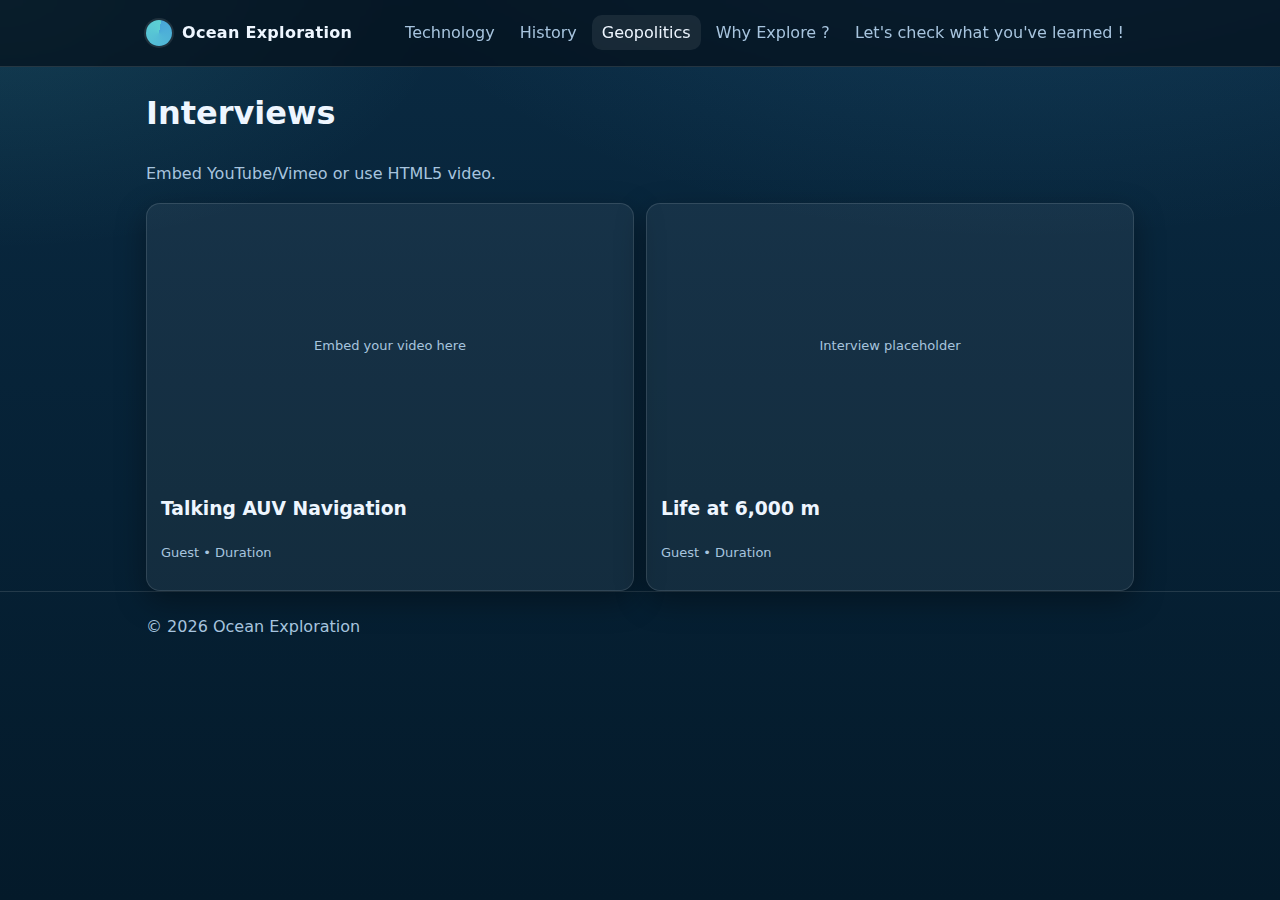
<file: pages/interviews.html>
<html lang="en">
<head>
<meta charset="utf-8" />
<meta name="viewport" content="width=device-width, initial-scale=1" />
<title>Interviews — Ocean Exploration</title>
<link rel="stylesheet" href="../styles.css" />
</head>
<body>
<header>
<div class="wrap nav">
<div class="brand"><div class="logo"></div><a href="../index.html">Ocean Exploration</a></div>
<nav>
<a href="./technology.html">Technology</a>
<a href="./articles.html">History</a>
<a href="./interviews.html">Geopolitics</a>
<a href="./games.html">Why Explore ?</a>
<a href="./about.html">Let's check what you've learned !</a>
</nav>
</div>
</header>


<main class="wrap">
<h1>Interviews</h1>
<p class="sub">Embed YouTube/Vimeo or use HTML5 video.</p>
<div class="grid cols-2">
<article class="card">
<div style="aspect-ratio:16/9;border:1px solid var(--stroke);border-radius:12px;overflow:hidden">
<!-- Example embed: replace VIDEO_ID -->
<!-- <iframe width="100%" height="100%" src="https://www.youtube.com/embed/VIDEO_ID" title="Interview" frameborder="0" allowfullscreen></iframe> -->
<div class="meta" style="display:grid;place-items:center;height:100%">Embed your video here</div>
</div>
<h3>Talking AUV Navigation</h3>
<p class="meta">Guest • Duration</p>
</article>
<article class="card">
<div style="aspect-ratio:16/9;border:1px solid var(--stroke);border-radius:12px;overflow:hidden">
<div class="meta" style="display:grid;place-items:center;height:100%">Interview placeholder</div>
</div>
<h3>Life at 6,000 m</h3>
<p class="meta">Guest • Duration</p>
</article>
</div>
</main>


<footer class="footer"><div class="wrap">© <span id="year"></span> Ocean Exploration</div></footer>
<script src="../script.js"></script>
</body>
</html>
</file>
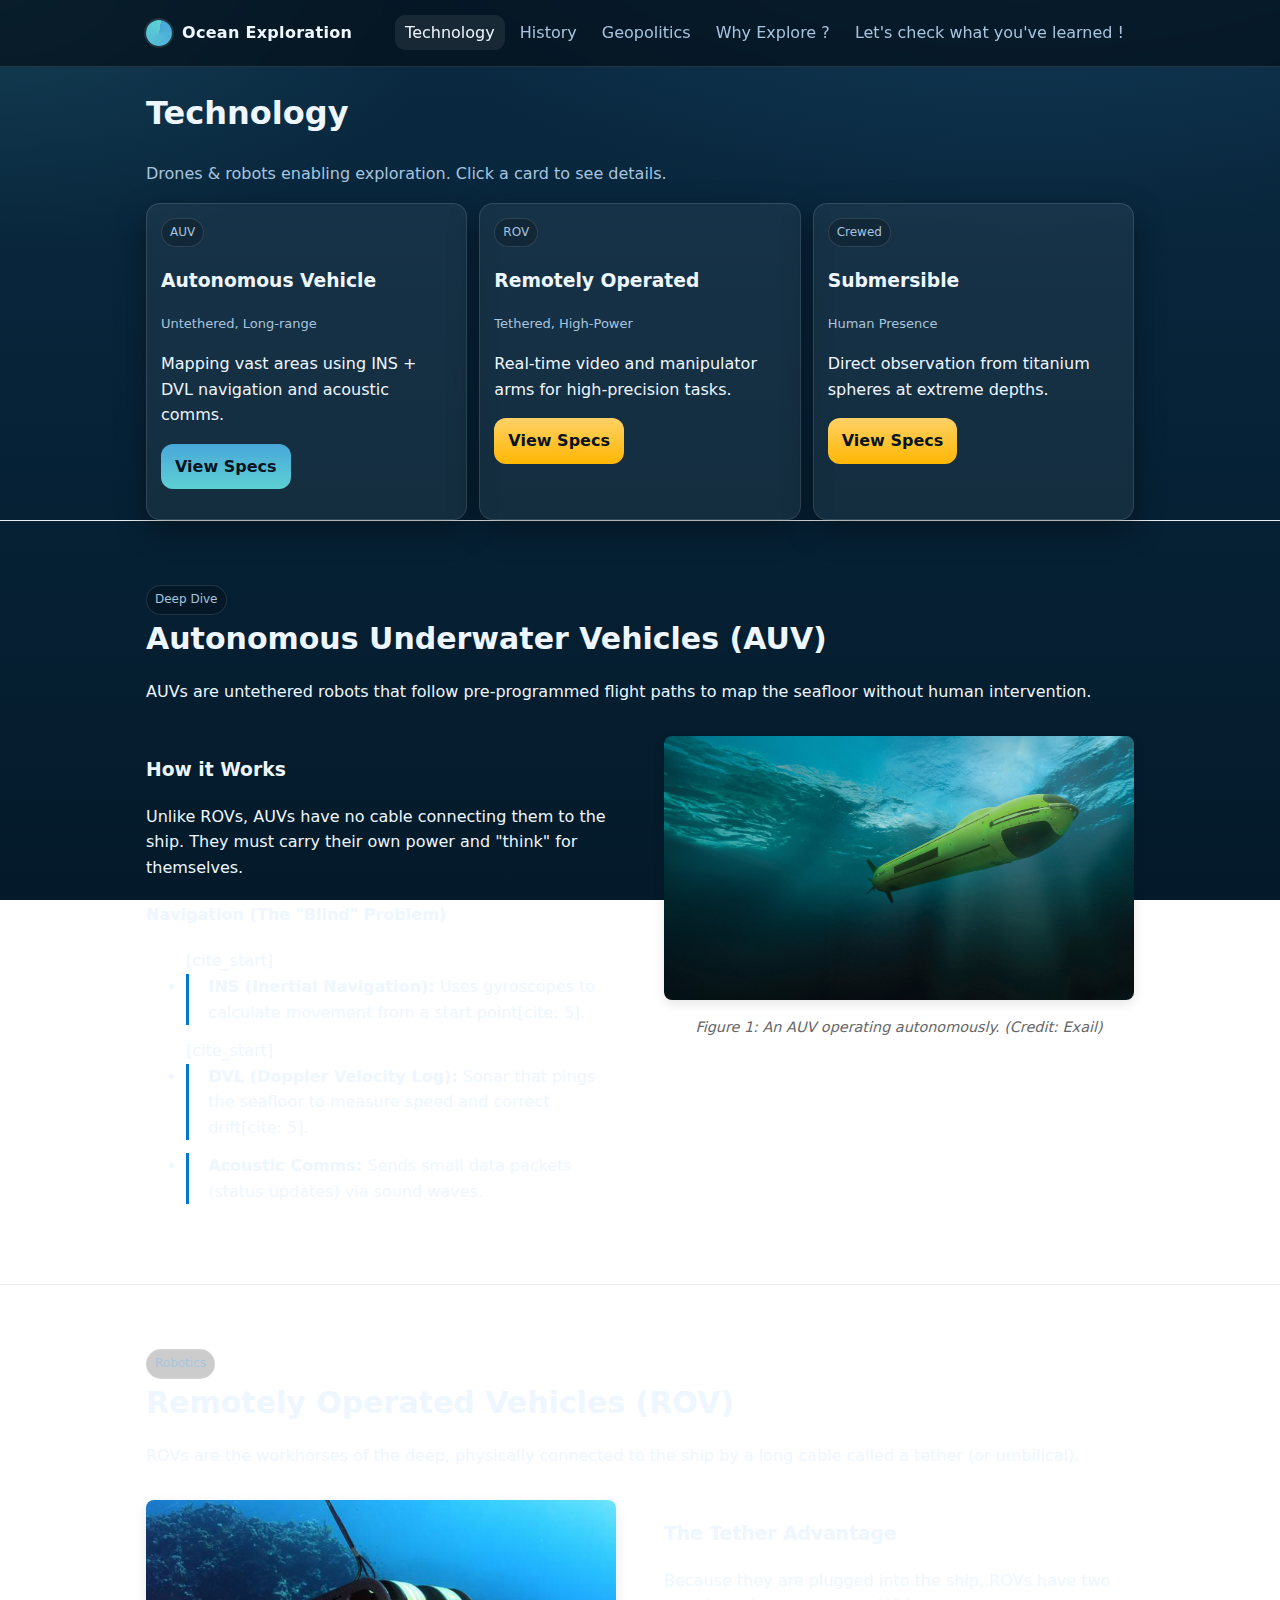
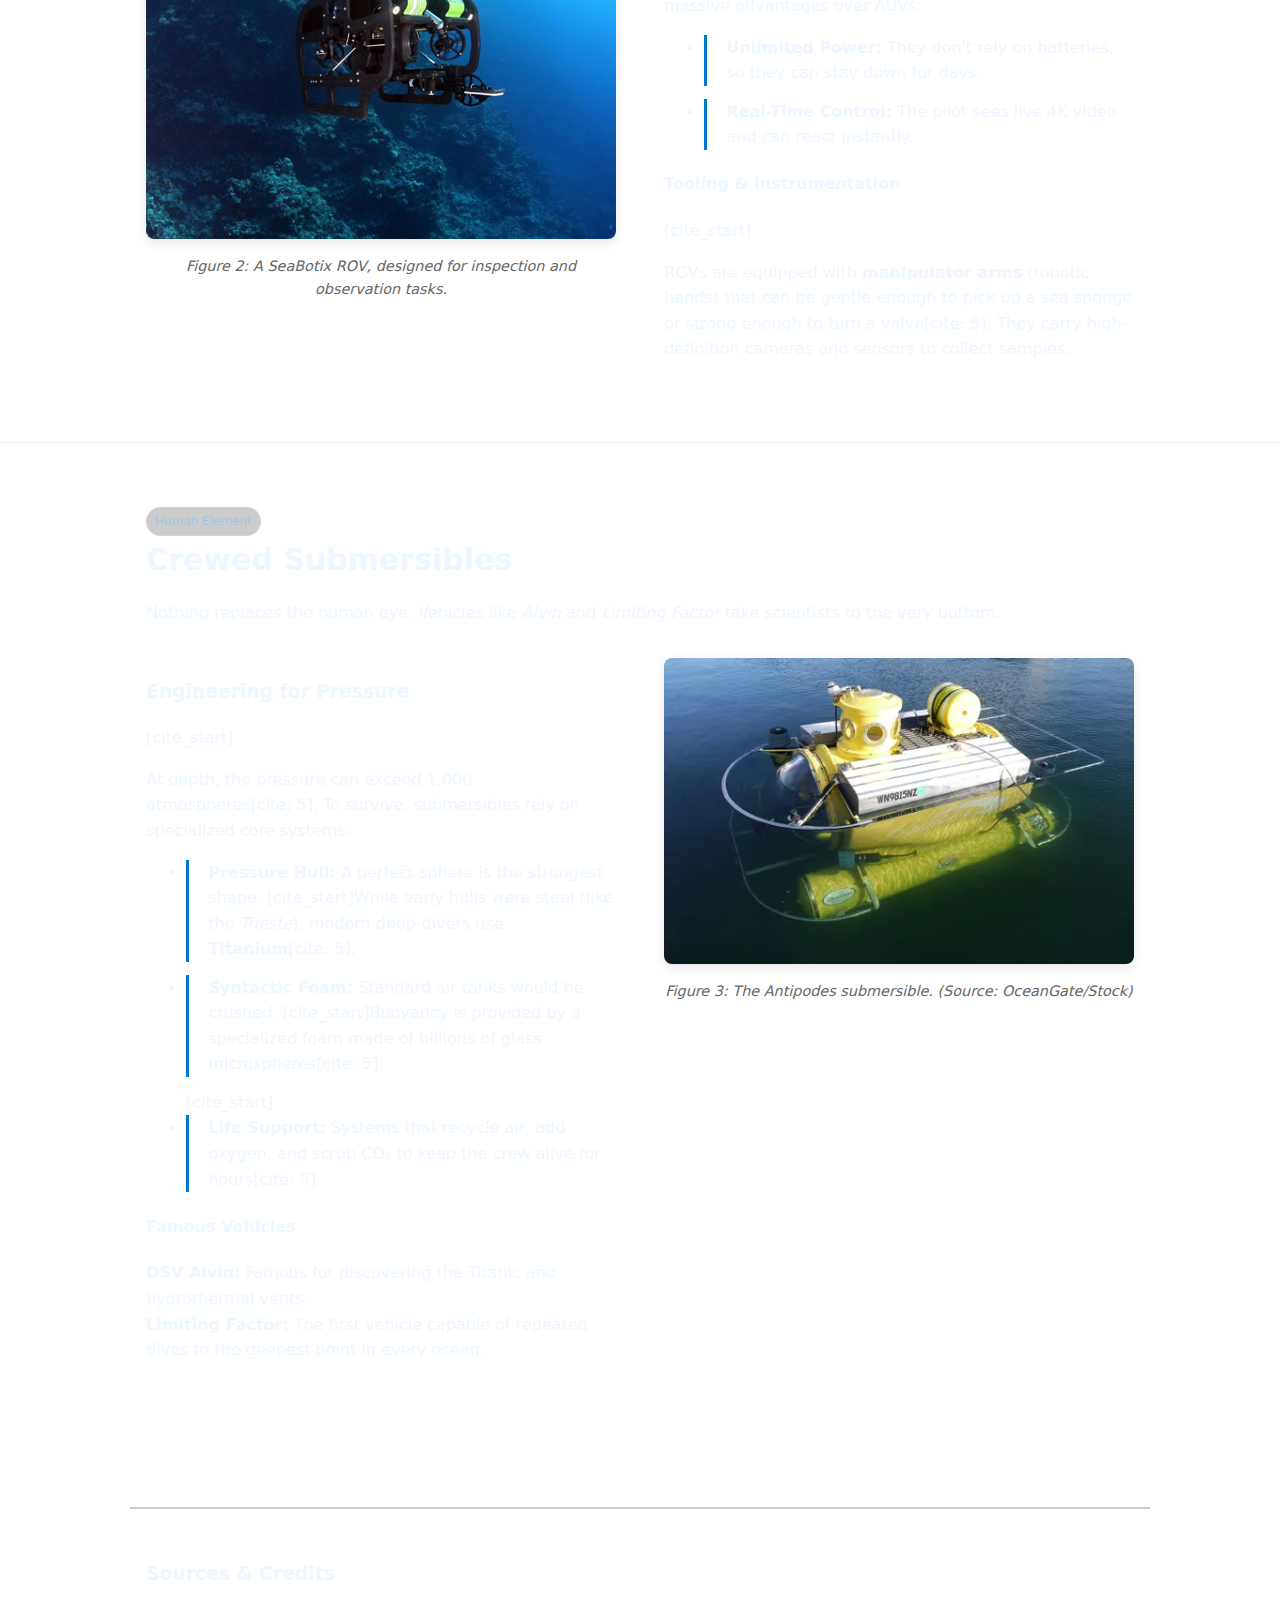
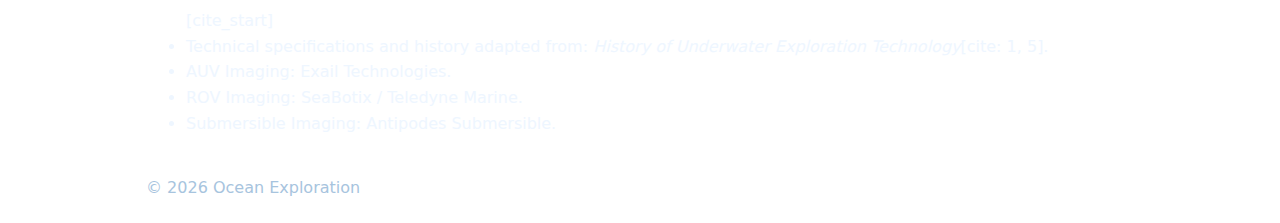
<file: pages/technology.html>
<!DOCTYPE html>
<html lang="en">
<head>
<meta charset="utf-8" />
<meta name="viewport" content="width=device-width, initial-scale=1" />
<title>Technology — Ocean Exploration</title>
<link rel="stylesheet" href="../styles.css" />
<style>
  /* Extra styles for the Tech Details section */
  .tech-details { padding: 4rem 0; border-top: 1px solid #eee; }
  
  .tech-layout { display: grid; grid-template-columns: 1fr 1fr; gap: 3rem; align-items: start; margin-top: 2rem; }
  .tech-specs ul { list-style: none; padding: 0; }
  .tech-specs li { margin-bottom: 0.8rem; padding-left: 1.2rem; border-left: 3px solid #0077cc; }
  .tech-img { width: 100%; border-radius: 8px; box-shadow: 0 4px 12px rgba(0,0,0,0.1); margin-bottom: 0.5rem; }
  .caption { display: block; text-align: center; font-size: 0.9rem; color: #666; font-style: italic; }
  
  /* Responsive: Stack columns on mobile */
  @media (max-width: 768px) { .tech-layout { grid-template-columns: 1fr; } }
</style>
</head>
<body>

<header>
<div class="wrap nav">
<div class="brand"><div class="logo"></div><a href="../index.html">Ocean Exploration</a></div>
<nav>
<a href="./technology.html">Technology</a>
<a href="./articles.html">History</a>
<a href="./interviews.html">Geopolitics</a>
<a href="./games.html">Why Explore ?</a>
<a href="./about.html">Let's check what you've learned !</a>
</nav>
</div>
</header>

<main class="wrap">
  <h1>Technology</h1>
  <p class="sub">Drones & robots enabling exploration. Click a card to see details.</p>
  
  <div class="grid cols-3">
    <article class="card">
      <span class="tag">AUV</span>
      <h3>Autonomous Vehicle</h3>
      <p class="meta">Untethered, Long-range</p>
      <p>Mapping vast areas using INS + DVL navigation and acoustic comms.</p>
      <p><a class="btn" href="#auv-section">View Specs</a></p>
    </article>

    <article class="card">
      <span class="tag">ROV</span>
      <h3>Remotely Operated</h3>
      <p class="meta">Tethered, High-Power</p>
      <p>Real-time video and manipulator arms for high-precision tasks.</p>
      <p><a class="btn alt" href="#rov-section">View Specs</a></p>
    </article>

    <article class="card">
      <span class="tag">Crewed</span>
      <h3>Submersible</h3>
      <p class="meta">Human Presence</p>
      <p>Direct observation from titanium spheres at extreme depths.</p>
      <p><a class="btn alt" href="#sub-section">View Specs</a></p>
    </article>
  </div>
</main>

<section id="auv-section" class="tech-details">
  <div class="wrap">
    <span class="tag">Deep Dive</span>
    <h2>Autonomous Underwater Vehicles (AUV)</h2>
    <p class="lead">AUVs are untethered robots that follow pre-programmed flight paths to map the seafloor without human intervention.</p>

    <div class="tech-layout">
      <div class="text-col">
        <h3>How it Works</h3>
        <p>Unlike ROVs, AUVs have no cable connecting them to the ship. They must carry their own power and "think" for themselves.</p>
        <h4>Navigation (The "Blind" Problem)</h4>
        <ul class="tech-specs">
          [cite_start]<li><strong>INS (Inertial Navigation):</strong> Uses gyroscopes to calculate movement from a start point[cite: 5].</li>
          [cite_start]<li><strong>DVL (Doppler Velocity Log):</strong> Sonar that pings the seafloor to measure speed and correct drift[cite: 5].</li>
          <li><strong>Acoustic Comms:</strong> Sends small data packets (status updates) via sound waves.</li>
        </ul>
      </div>
      <div class="img-col">
        <img src="./images/exail-header-auv-for-defense-applications-02_2500x1406.webp" alt="Exail AUV for Defense Applications" class="tech-img" />
        <span class="caption">Figure 1: An AUV operating autonomously. (Credit: Exail)</span>
      </div>
    </div>
  </div>
</section>

<section id="rov-section" class="tech-details">
  <div class="wrap">
    <span class="tag">Robotics</span>
    <h2>Remotely Operated Vehicles (ROV)</h2>
    <p class="lead">ROVs are the workhorses of the deep, physically connected to the ship by a long cable called a tether (or umbilical).</p>

    <div class="tech-layout">
      <div class="img-col">
         <img src="./images/gamme-de-rov-seabotix-364.jpg" alt="SeaBotix ROV" class="tech-img" />
        <span class="caption">Figure 2: A SeaBotix ROV, designed for inspection and observation tasks.</span>
      </div>

      <div class="text-col">
        <h3>The Tether Advantage</h3>
        <p>Because they are plugged into the ship, ROVs have two massive advantages over AUVs:</p>
        <ul class="tech-specs">
          <li><strong>Unlimited Power:</strong> They don't rely on batteries, so they can stay down for days.</li>
          <li><strong>Real-Time Control:</strong> The pilot sees live 4K video and can react instantly.</li>
        </ul>

        <h4>Tooling & Instrumentation</h4>
        [cite_start]<p>ROVs are equipped with <strong>manipulator arms</strong> (robotic hands) that can be gentle enough to pick up a sea sponge or strong enough to turn a valve[cite: 5]. They carry high-definition cameras and sensors to collect samples.</p>
      </div>
    </div>
  </div>
</section>

<section id="sub-section" class="tech-details">
  <div class="wrap">
    <span class="tag">Human Element</span>
    <h2>Crewed Submersibles</h2>
    <p class="lead">Nothing replaces the human eye. Vehicles like <em>Alvin</em> and <em>Limiting Factor</em> take scientists to the very bottom.</p>

    <div class="tech-layout">
      <div class="text-col">
        <h3>Engineering for Pressure</h3>
        [cite_start]<p>At depth, the pressure can exceed 1,000 atmospheres[cite: 5]. To survive, submersibles rely on specialized core systems:</p>
        
        <ul class="tech-specs">
            <li><strong>Pressure Hull:</strong> A perfect sphere is the strongest shape. [cite_start]While early hulls were steel (like the <em>Trieste</em>), modern deep-divers use <strong>Titanium</strong>[cite: 5].</li>
            <li><strong>Syntactic Foam:</strong> Standard air tanks would be crushed. [cite_start]Buoyancy is provided by a specialized foam made of billions of glass microspheres[cite: 5].</li>
            [cite_start]<li><strong>Life Support:</strong> Systems that recycle air, add oxygen, and scrub CO₂ to keep the crew alive for hours[cite: 5].</li>
        </ul>

        <h4>Famous Vehicles</h4>
        <p><strong>DSV Alvin:</strong> Famous for discovering the Titanic and hydrothermal vents.<br>
        <strong>Limiting Factor:</strong> The first vehicle capable of repeated dives to the deepest point in every ocean.</p>
      </div>

      <div class="img-col">
        <img src="./images/Antipodes_Submersible.webp" alt="Antipodes Submersible" class="tech-img" />
        <span class="caption">Figure 3: The Antipodes submersible. (Source: OceanGate/Stock)</span>
      </div>
    </div>
  </div>
</section>

<section class="wrap" style="margin-top: 4rem; padding-top: 2rem; border-top: 2px solid #ccc;">
  <h3>Sources & Credits</h3>
  <ul>
    [cite_start]<li>Technical specifications and history adapted from: <em>History of Underwater Exploration Technology</em>[cite: 1, 5].</li>
    <li>AUV Imaging: Exail Technologies.</li>
    <li>ROV Imaging: SeaBotix / Teledyne Marine.</li>
    <li>Submersible Imaging: Antipodes Submersible.</li>
  </ul>
</section>

<footer class="footer"><div class="wrap">© <span id="year"></span> Ocean Exploration</div></footer>
<script src="../script.js"></script>
</body>
</html>
</file>
<file: styles.css>
* {
  -webkit-box-sizing: border-box;
          box-sizing: border-box;
}

html, body {
  height: 100%;
}

body {
  margin: 0;
  font-family: system-ui, -apple-system, Segoe UI, Roboto, Arial;
  color: #eef6ff;
  line-height: 1.6;
  background-image: radial-gradient(1200px 700px at 80% -20%, rgba(73, 167, 217, 0.18), transparent 60%), radial-gradient(900px 500px at 0% 0%, rgba(93, 208, 211, 0.12), transparent 50%), -webkit-gradient(linear, left top, left bottom, from(#0a2a42), color-stop(55%, #062135), to(#041a2a));
  background-image: radial-gradient(1200px 700px at 80% -20%, rgba(73, 167, 217, 0.18), transparent 60%), radial-gradient(900px 500px at 0% 0%, rgba(93, 208, 211, 0.12), transparent 50%), linear-gradient(180deg, #0a2a42, #062135 55%, #041a2a);
  background-attachment: fixed;
}

a {
  color: inherit;
  text-decoration: none;
}

.wrap {
  max-width: 1020px;
  margin: 0 auto;
  padding: 0 16px;
}

header {
  position: -webkit-sticky;
  position: sticky;
  top: 0;
  z-index: 20;
  background: rgba(3, 12, 22, 0.65);
  -webkit-backdrop-filter: blur(8px);
          backdrop-filter: blur(8px);
  border-bottom: 1px solid rgba(255, 255, 255, 0.12);
}

header .nav {
  max-width: 1020px;
  margin: 0 auto;
  padding: 0 16px;
  display: -webkit-box;
  display: -ms-flexbox;
  display: flex;
  -webkit-box-align: center;
      -ms-flex-align: center;
          align-items: center;
  -webkit-box-pack: justify;
      -ms-flex-pack: justify;
          justify-content: space-between;
  height: 66px;
}

header .brand {
  display: -webkit-box;
  display: -ms-flexbox;
  display: flex;
  gap: 10px;
  -webkit-box-align: center;
      -ms-flex-align: center;
          align-items: center;
  font-weight: 900;
  letter-spacing: .3px;
}

header .brand .logo {
  width: 26px;
  height: 26px;
  border-radius: 50%;
  background: conic-gradient(from 10deg, #49a7d9, #5dd0d3);
  -webkit-box-shadow: 0 0 0 2px rgba(255, 255, 255, 0.1);
          box-shadow: 0 0 0 2px rgba(255, 255, 255, 0.1);
}

header nav a {
  color: #a7c4de;
  padding: 8px 10px;
  border-radius: 10px;
}

header nav a:hover, header nav a.active {
  background: rgba(255, 255, 255, 0.08);
  color: #eef6ff;
}

main {
  padding: 34px 0;
}

.hero {
  position: relative;
  overflow: hidden;
}

.hero h1 {
  font-size: clamp(28px, 4.5vw, 48px);
  line-height: 1.1;
  margin: 6px 0;
}

.hero .lead {
  color: #a7c4de;
  max-width: 70ch;
}

section {
  padding: 24px 0;
  scroll-margin-top: 80px;
}

h2 {
  margin: 0 0 8px;
  font-size: clamp(20px, 3vw, 30px);
}

.sub {
  color: #a7c4de;
  margin: 0 0 16px;
}

.grid {
  display: -ms-grid;
  display: grid;
  gap: 12px;
}

@media (min-width: 860px) {
  .cols-3 {
    grid-template-columns: repeat(3, 1fr);
  }
  .cols-2 {
    grid-template-columns: repeat(2, 1fr);
  }
}

.card {
  background: rgba(255, 255, 255, 0.06);
  border: 1px solid rgba(255, 255, 255, 0.12);
  border-radius: 14px;
  padding: 14px;
  -webkit-box-shadow: 0 10px 30px rgba(0, 0, 0, 0.35);
          box-shadow: 0 10px 30px rgba(0, 0, 0, 0.35);
}

.tag {
  display: inline-block;
  font-size: 12px;
  padding: 4px 8px;
  border-radius: 999px;
  border: 1px solid rgba(255, 255, 255, 0.12);
  background: rgba(0, 0, 0, 0.2);
  color: #a7c4de;
}

.meta {
  color: #a7c4de;
  font-size: 13px;
}

.btn {
  display: inline-block;
  background: -webkit-gradient(linear, left top, left bottom, from(#49a7d9), to(#5dd0d3));
  background: linear-gradient(180deg, #49a7d9, #5dd0d3);
  color: #07131f;
  font-weight: 800;
  padding: 10px 14px;
  border-radius: 12px;
  text-decoration: none;
}

.btn.alt {
  display: inline-block;
  background: -webkit-gradient(linear, left top, left bottom, from(#ffd166), to(#ffb703));
  background: linear-gradient(180deg, #ffd166, #ffb703);
  color: #07131f;
  font-weight: 800;
  padding: 10px 14px;
  border-radius: 12px;
  text-decoration: none;
}

.btn.green {
  display: inline-block;
  background: -webkit-gradient(linear, left top, left bottom, from(#80ed99), to(#34d399));
  background: linear-gradient(180deg, #80ed99, #34d399);
  color: #07131f;
  font-weight: 800;
  padding: 10px 14px;
  border-radius: 12px;
  text-decoration: none;
}

.footer {
  border-top: 1px solid rgba(255, 255, 255, 0.12);
  padding: 22px 0;
  color: #a7c4de;
}

.ocean-scene {
  position: absolute;
  inset: auto 0 0 0;
  height: 220px;
  pointer-events: none;
  opacity: .9;
}

.submarine {
  position: absolute;
  right: 8%;
  bottom: 120px;
  width: 180px;
  -webkit-filter: drop-shadow(0 14px 30px rgba(0, 0, 0, 0.5));
          filter: drop-shadow(0 14px 30px rgba(0, 0, 0, 0.5));
}
/*# sourceMappingURL=styles.css.map */

/* ---- Mots croisés ---- */

.crossword {
    margin-top: 3rem;
}

.crossword h2 {
    margin-bottom: 0.5rem;
}

.crossword-grid {
    display: grid;
    grid-template-columns: repeat(4, 40px); /* 4 colonnes */
    gap: 4px;
    margin: 1rem 0;
}

.crossword-grid .cell {
    width: 40px;
    height: 40px;
    border: 1px solid #222;
    background: #fff;
    display: flex;
    align-items: center;
    justify-content: center;
}

.crossword-grid .cell.empty {
    background: #ccc;
    border: none;
}

.crossword-grid .cell input {
    width: 100%;
    height: 100%;
    border: none;
    text-align: center;
    font-size: 1.1rem;
    font-weight: bold;
    text-transform: uppercase;
    outline: none;
    background: transparent;
}

.crossword-grid .cell input:focus {
    outline: 2px solid #0077ff;
}

.crossword-clues {
    font-size: 0.95rem;
    line-height: 1.4;
}

/* ---- Home: logos ---- */
.logos{
  display:grid;
  gap:12px;
  margin-top:12px;
}
@media (min-width: 860px){
  .logos{
    grid-template-columns: 1fr 1fr;
    align-items:center;
  }
}
.logo-card{
  margin:0;
  padding:14px;
  border-radius:14px;
  border:1px solid rgba(255,255,255,0.12);
  background: rgba(255,255,255,0.06);
  box-shadow: 0 10px 30px rgba(0,0,0,0.35);
  display:flex;
  align-items:center;
  justify-content:center;
  min-height:96px;
}
.logo-card img{
  max-width:100%;
  height:auto;
  max-height:90px;
  object-fit:contain;
  filter: drop-shadow(0 10px 22px rgba(0,0,0,0.28));
}

/* ---- Home: logo sizing ---- */
.logo-img.univ{ max-height:64px; }
.logo-img.seatech{ max-height:88px; }

/* ---- Home: initiative previews ---- */
.initiative{ margin-top: 18px; }
.initiative__preview{
  position:relative;
  border-radius: 18px;
  overflow:hidden;
  border:1px solid rgba(255,255,255,0.12);
  background: rgba(255,255,255,0.06);
  box-shadow: 0 10px 30px rgba(0,0,0,0.35);
  min-height: 320px;
}
.initiative__frame{
  position:absolute;
  inset:0;
  width:100%;
  height:100%;
  border:0;
  transform: scale(1.03);
  filter: blur(2px) saturate(0.9) brightness(0.85);
  pointer-events:none; /* keep text clickable */
}
.initiative__overlay{
  position:relative;
  padding: 20px;
  max-width: 920px;
}
@media (min-width: 860px){
  .initiative__preview{ min-height: 360px; }
  .initiative__overlay{ padding: 26px 28px; }
}
.note{
  margin-top: 14px;
  color: rgba(255,255,255,0.75);
  font-size: 0.95rem;
}

/* Grille des mots croisés */
.crossword-grid {
    display: grid;
    grid-template-columns: repeat(11, 50px); /* 11 colonnes de 50px */
    grid-template-rows: repeat(14, 50px); /* 14 lignes de 50px */
    gap: 5px; /* Espacement entre les cases */
    justify-content: center;
    margin-top: 20px;
    width: 100%; /* Assure-toi que la grille occupe toute la largeur disponible */
    max-width: none; /* Pas de limite de largeur pour la grille */
}

/* Taille et style des cases */
.cell {
    width: 50px; /* Largeur de chaque case */
    height: 50px; /* Hauteur de chaque case */
    display: flex;
    justify-content: center;
    align-items: center;
    background-color: white;
    border: 1px solid #ccc; /* Bordure légère autour des cases */
}

/* Cases vides */
.empty {
    background-color: #f0f0f0; /* Gris pour les cases vides */
}

/* Taille et style des champs de texte */
input {
    width: 30px; /* Taille du champ de texte */
    height: 30px;
    text-align: center;
    font-size: 20px;
    border: none; /* Pas de bordure autour du champ de texte */
}

input:focus {
    outline: none; /* Retirer l'effet de focus par défaut */
}
</file>
